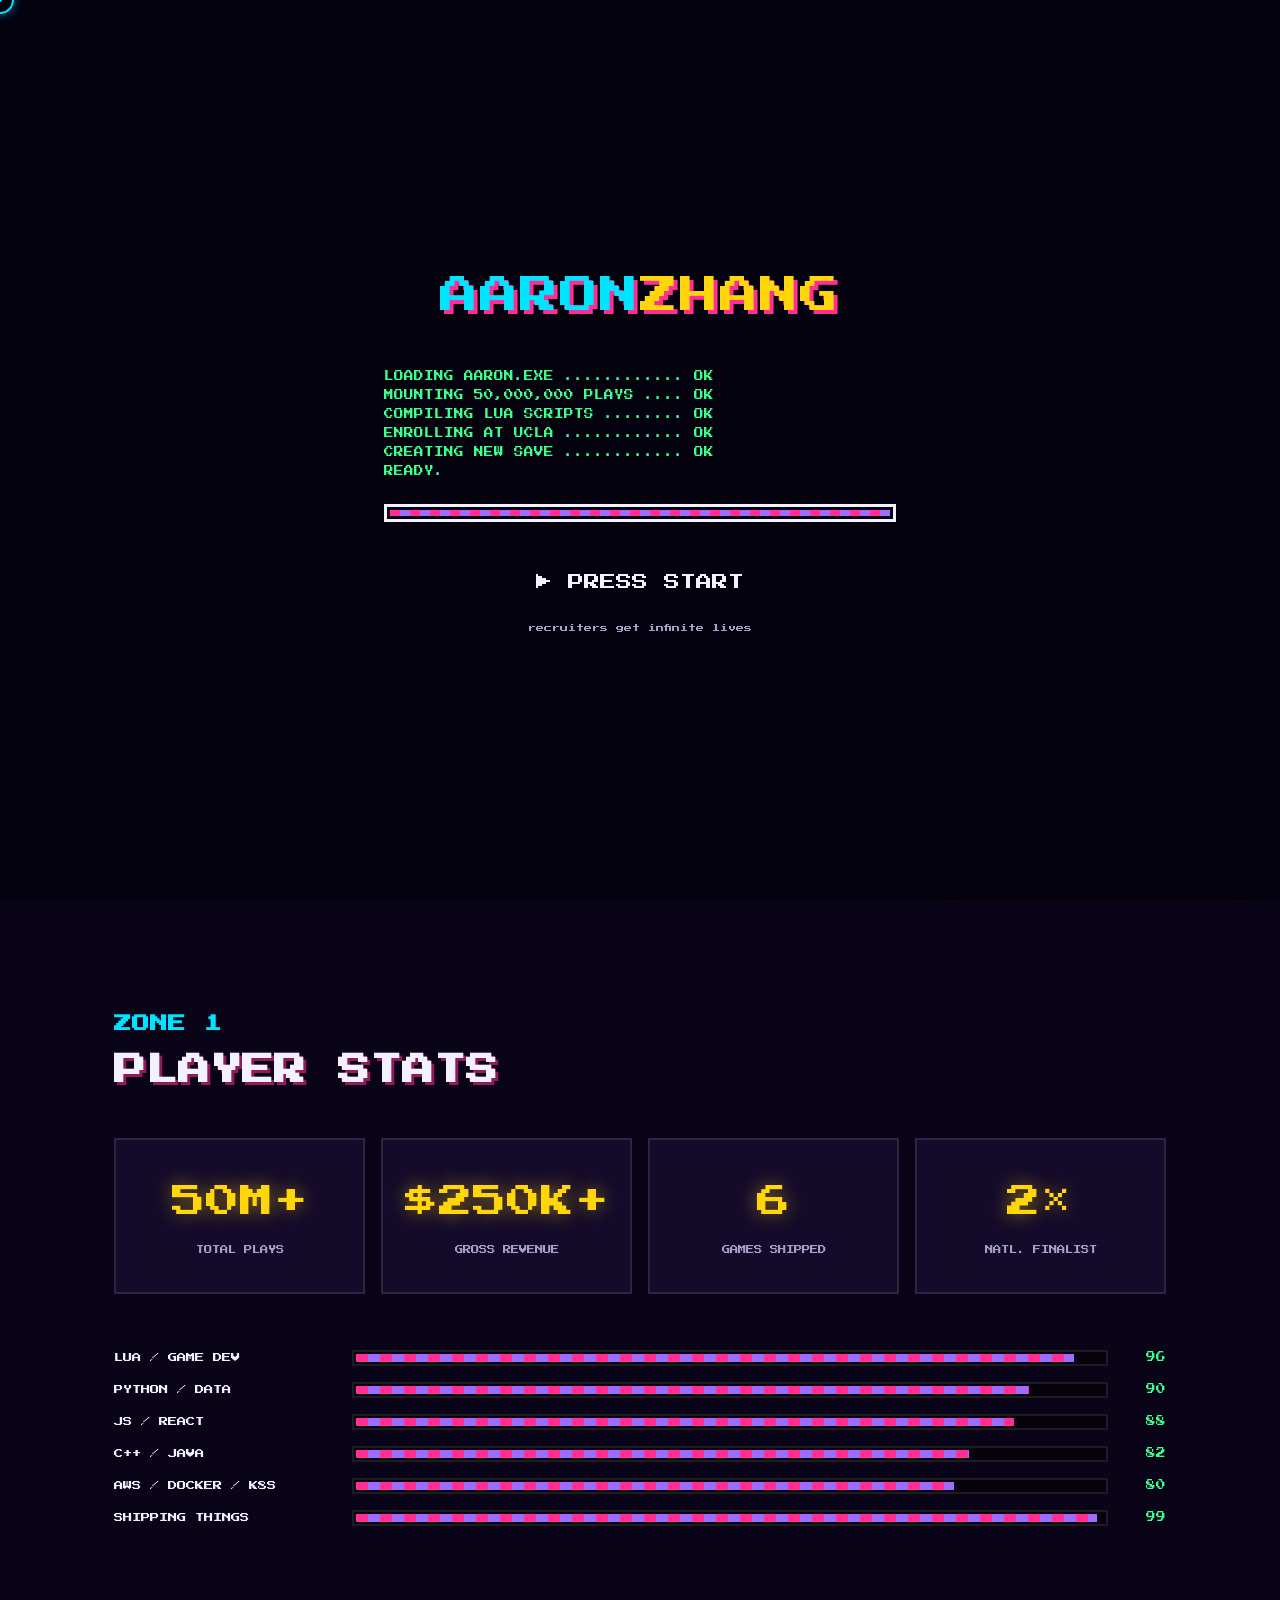
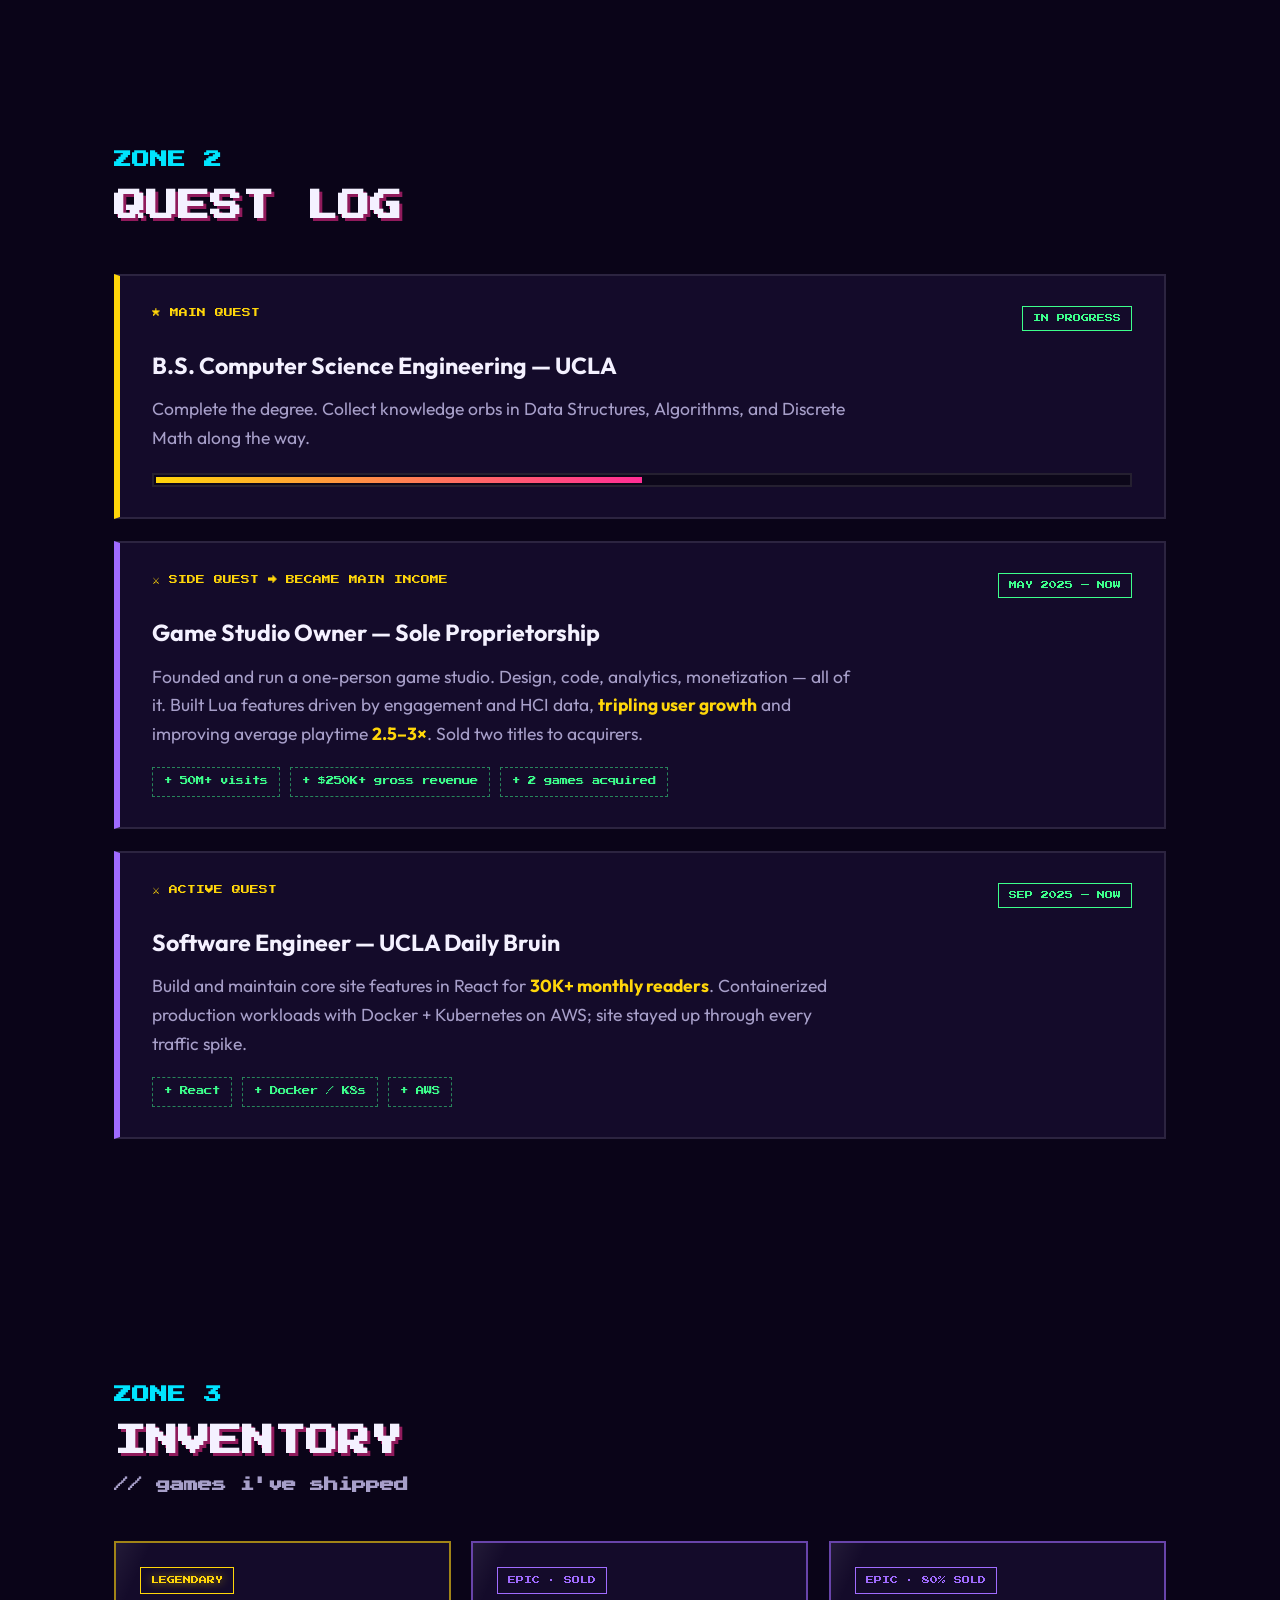
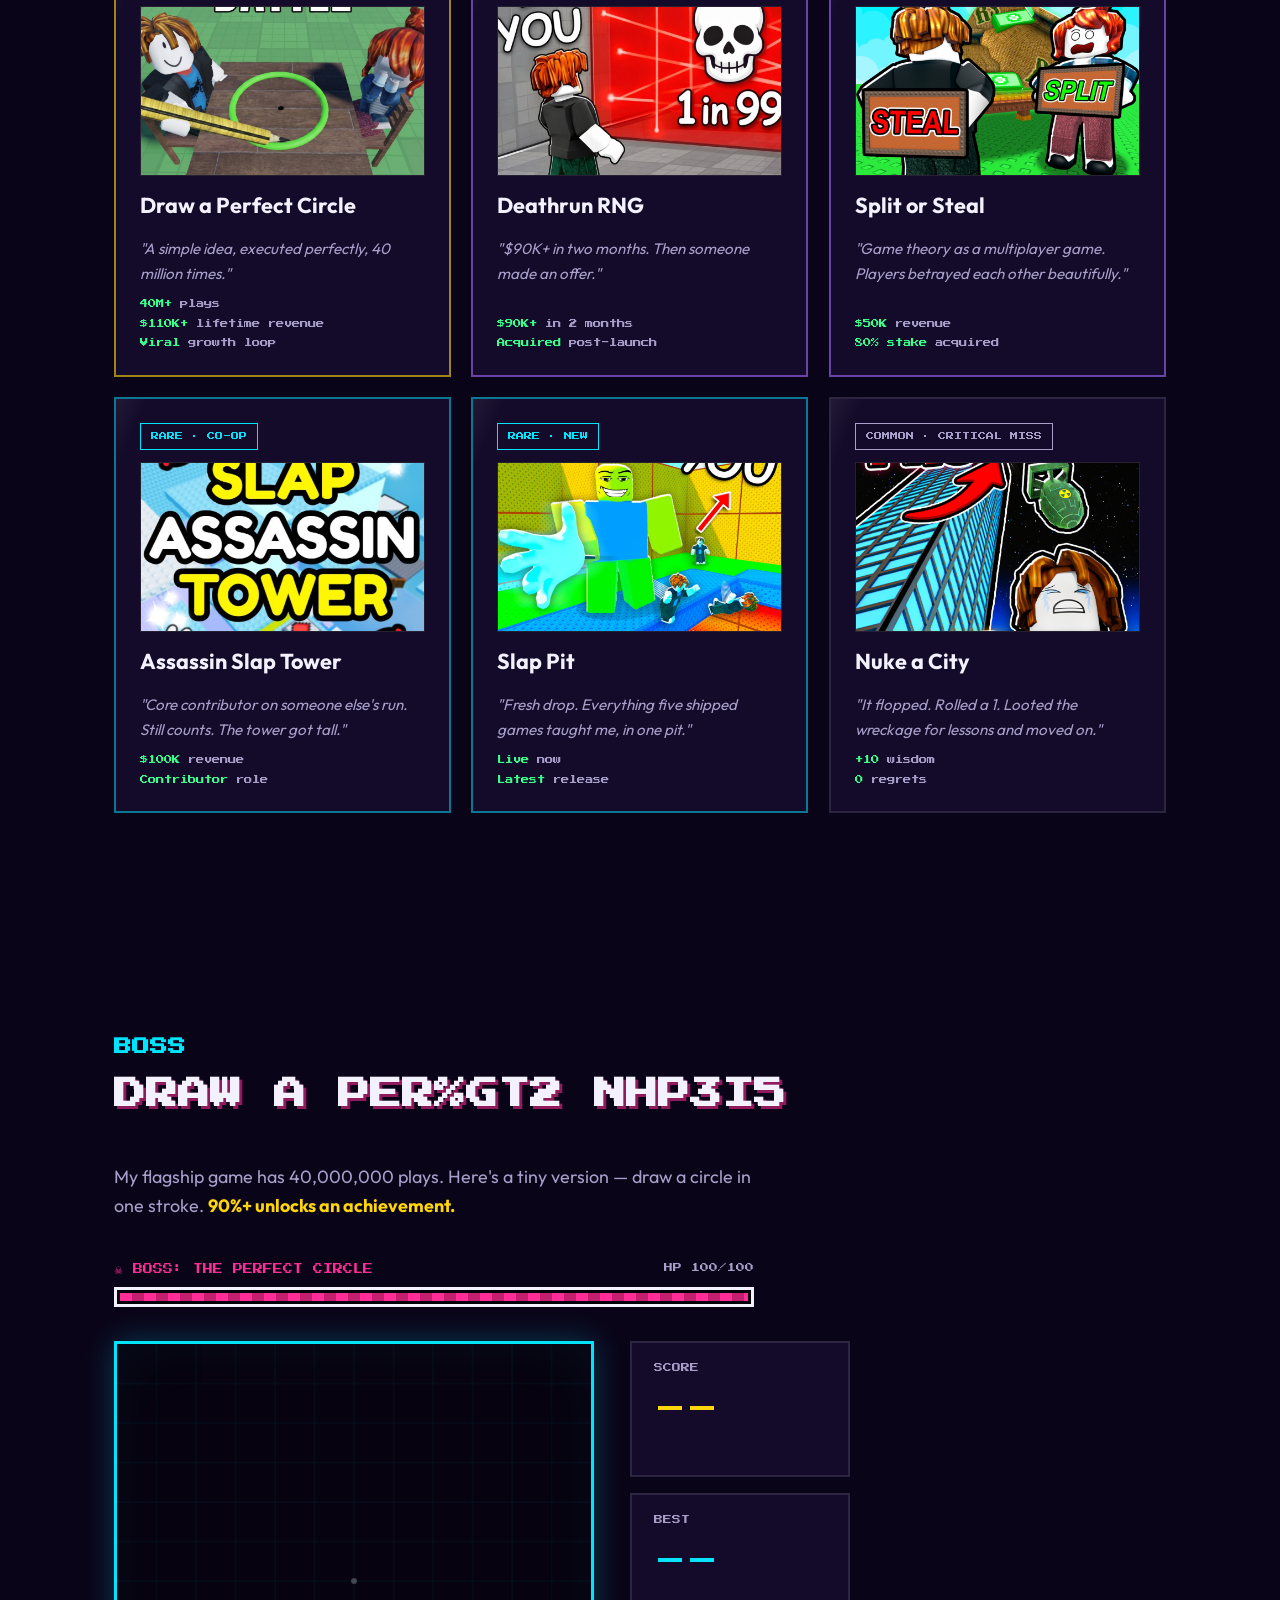
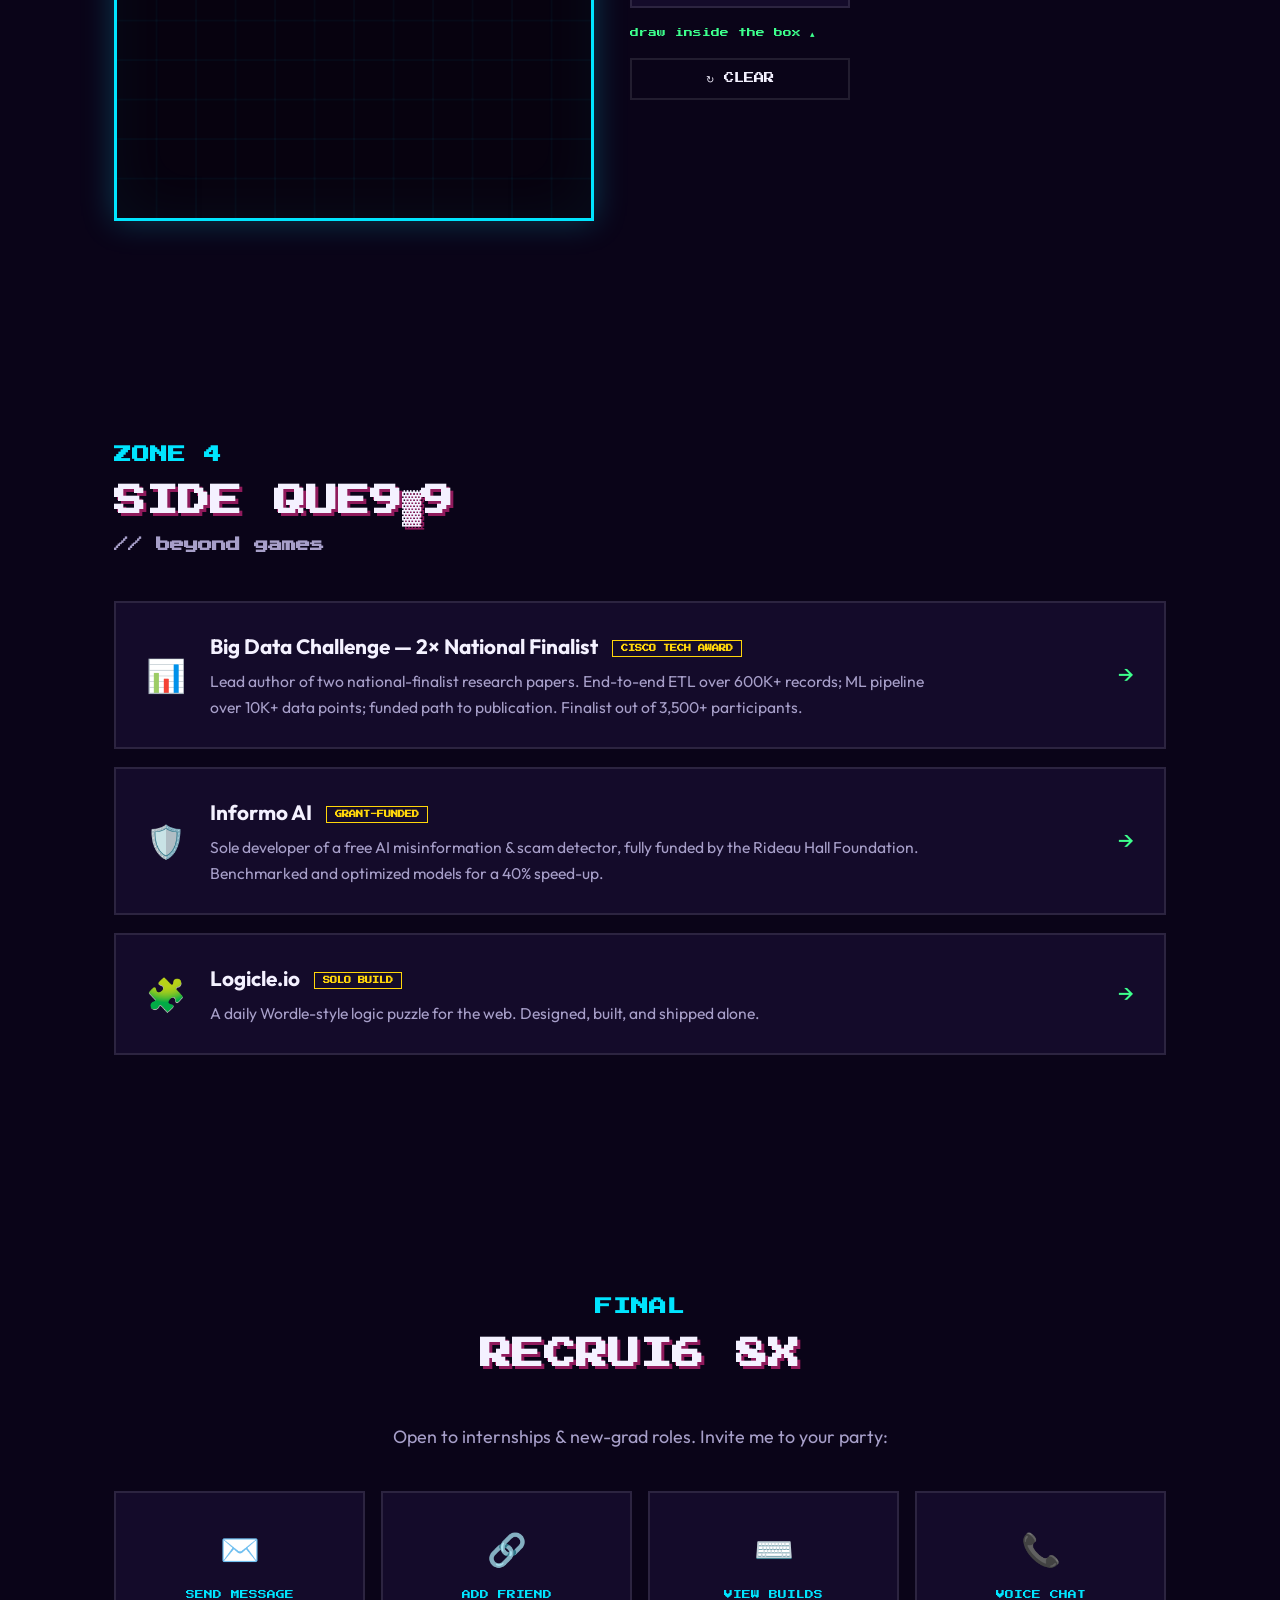
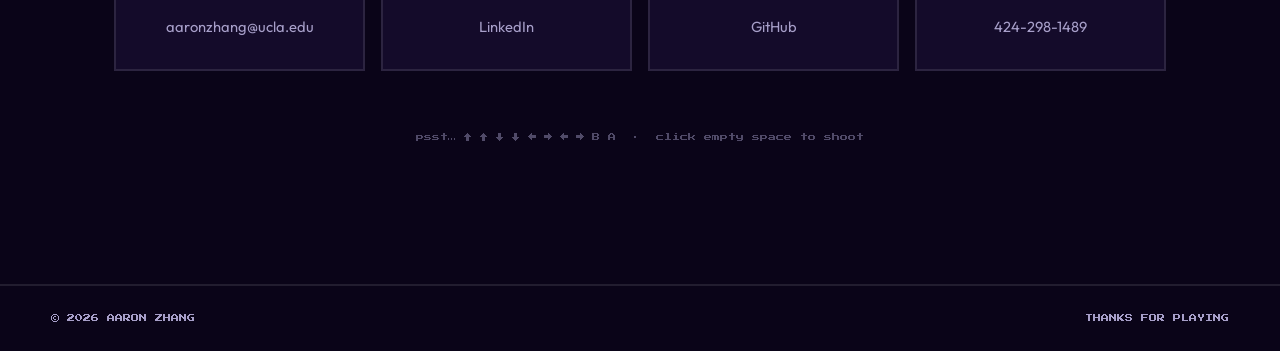
<file: index.html>
<!DOCTYPE html>
<html lang="en">
<head>
  <meta charset="UTF-8" />
  <meta name="viewport" content="width=device-width, initial-scale=1.0" />
  <title>Aaron Zhang — Player 1</title>
  <meta name="description" content="Aaron Zhang: game developer with 50M+ plays, software engineer, UCLA CS '29. Press start." />
  <meta property="og:title" content="Aaron Zhang — Player 1" />
  <meta property="og:description" content="50M+ plays. $250K+ revenue. Press start to view this portfolio." />
  <link rel="preconnect" href="https://fonts.googleapis.com" />
  <link rel="preconnect" href="https://fonts.gstatic.com" crossorigin />
  <link href="https://fonts.googleapis.com/css2?family=Press+Start+2P&family=Outfit:wght@400;500;600;700;800&display=swap" rel="stylesheet" />
  <link rel="stylesheet" href="arcade.css?v=3" />
</head>
<body>

  <!-- ======= BOOT SCREEN ======= -->
  <div class="boot" id="boot">
    <div class="boot-inner">
      <div class="boot-logo">AARON<span>ZHANG</span></div>
      <div class="boot-log" id="bootLog"></div>
      <div class="boot-bar"><div class="boot-bar-fill" id="bootBar"></div></div>
      <button class="press-start" id="pressStart" hidden>▶ PRESS START</button>
      <p class="boot-hint" id="bootHint" hidden>recruiters get infinite lives</p>
    </div>
  </div>

  <!-- ======= BACKGROUND CANVAS + NEBULAE ======= -->
  <canvas id="bg" aria-hidden="true"></canvas>
  <div class="nebula nebula-1" aria-hidden="true"></div>
  <div class="nebula nebula-2" aria-hidden="true"></div>
  <div class="nebula nebula-3" aria-hidden="true"></div>
  <div class="vignette" aria-hidden="true"></div>

  <!-- ======= HUD ======= -->
  <header class="hud" id="hud">
    <div class="hud-left">
      <div class="hud-avatar" aria-hidden="true">
        <div class="px-face"></div>
      </div>
      <div class="hud-id">
        <span class="hud-name">AARON ZHANG</span>
        <span class="hud-class">CLASS: GAME DEV</span>
      </div>
    </div>
    <div class="hud-mid">
      <span class="hud-lv" id="hudLv">LV 1</span>
      <div class="xp-bar"><div class="xp-fill" id="xpFill"></div></div>
      <span class="hud-xp" id="hudXp">0 XP</span>
    </div>
    <div class="hud-right">
      <span class="hud-chip" id="hudCoins" title="coins">🪙 0</span>
      <span class="hud-chip" id="hudAch" title="achievements">🏆 0/7</span>
      <button class="hud-chip hud-btn" id="sndBtn" title="toggle sound">♪ ON</button>
      <button class="hud-chip hud-btn" id="bgmBtn" title="toggle music">♫ OFF</button>
    </div>
  </header>

  <!-- nav -->
  <nav class="quicknav" id="quicknav">
    <a href="#stats">STATS</a>
    <a href="#quests">QUESTS</a>
    <a href="#inventory">INVENTORY</a>
    <a href="#minigame">MINI-GAME</a>
    <a href="#contact">RECRUIT ME</a>
  </nav>

  <main>

    <!-- ======= HERO ======= -->
    <section class="hero">
      <p class="hero-tag blink">— PLAYER 1 HAS ENTERED THE GAME —</p>
      <h1 class="glitch" data-text="AARON ZHANG">AARON ZHANG</h1>
      <p class="hero-role">▸ <span id="typewriter"></span><span class="caret">█</span></p>
      <p class="hero-bio">
        I'm a UCLA CS student who builds games that <b>50,000,000+</b> people have played —
        and I've sold two of them. This portfolio is a game. Scroll to play.
      </p>
      <div class="menu">
        <a href="#inventory" class="menu-item">▶ NEW GAME <small>view my games</small></a>
        <a href="#quests" class="menu-item">▶ CONTINUE <small>work experience</small></a>
        <a href="#minigame" class="menu-item">▶ MINI-GAME <small>beat my high score</small></a>
        <a href="#contact" class="menu-item">▶ RECRUIT ME <small>contact</small></a>
      </div>
    </section>

    <!-- ======= STATS ======= -->
    <section class="zone" id="stats">
      <h2 class="zone-title reveal"><span class="zone-no">ZONE 1</span><span class="zt">PLAYER STATS</span></h2>
      <div class="stat-grid">
        <div class="big-stat reveal">
          <span class="big-stat-num" data-target="50" data-suffix="M+">0</span>
          <span class="big-stat-label">TOTAL PLAYS</span>
        </div>
        <div class="big-stat reveal">
          <span class="big-stat-num" data-target="250" data-prefix="$" data-suffix="K+">0</span>
          <span class="big-stat-label">GROSS REVENUE</span>
        </div>
        <div class="big-stat reveal">
          <span class="big-stat-num" data-target="6">0</span>
          <span class="big-stat-label">GAMES SHIPPED</span>
        </div>
        <div class="big-stat reveal">
          <span class="big-stat-num" data-target="2" data-suffix="×">0</span>
          <span class="big-stat-label">NATL. FINALIST</span>
        </div>
      </div>

      <div class="skill-bars reveal">
        <div class="skill"><span class="skill-name">LUA / GAME DEV</span><div class="skill-track"><div class="skill-fill" style="--w:96%"></div></div><span class="skill-val">96</span></div>
        <div class="skill"><span class="skill-name">PYTHON / DATA</span><div class="skill-track"><div class="skill-fill" style="--w:90%"></div></div><span class="skill-val">90</span></div>
        <div class="skill"><span class="skill-name">JS / REACT</span><div class="skill-track"><div class="skill-fill" style="--w:88%"></div></div><span class="skill-val">88</span></div>
        <div class="skill"><span class="skill-name">C++ / JAVA</span><div class="skill-track"><div class="skill-fill" style="--w:82%"></div></div><span class="skill-val">82</span></div>
        <div class="skill"><span class="skill-name">AWS / DOCKER / K8S</span><div class="skill-track"><div class="skill-fill" style="--w:80%"></div></div><span class="skill-val">80</span></div>
        <div class="skill"><span class="skill-name">SHIPPING THINGS</span><div class="skill-track"><div class="skill-fill" style="--w:99%"></div></div><span class="skill-val">99</span></div>
      </div>
    </section>

    <!-- ======= QUESTS ======= -->
    <section class="zone" id="quests">
      <h2 class="zone-title reveal"><span class="zone-no">ZONE 2</span><span class="zt">QUEST LOG</span></h2>

      <div class="quest reveal quest-main">
        <div class="quest-head">
          <span class="quest-type">★ MAIN QUEST</span>
          <span class="quest-status status-active">IN PROGRESS</span>
        </div>
        <h3>B.S. Computer Science Engineering — UCLA</h3>
        <p>Complete the degree. Collect knowledge orbs in Data Structures, Algorithms, and Discrete Math along the way.</p>
        <div class="quest-progress"><div class="quest-progress-fill" style="--w:50%"></div><span></span></div>
      </div>

      <div class="quest reveal">
        <div class="quest-head">
          <span class="quest-type">⚔ SIDE QUEST → BECAME MAIN INCOME</span>
          <span class="quest-status status-active">MAY 2025 — NOW</span>
        </div>
        <h3>Game Studio Owner — Sole Proprietorship</h3>
        <p>
          Founded and run a one-person game studio. Design, code, analytics, monetization — all of it.
          Built Lua features driven by engagement and HCI data, <b>tripling user growth</b> and improving
          average playtime <b>2.5–3×</b>. Sold two titles to acquirers.
        </p>
        <ul class="loot">
          <li>+ 50M+ visits</li>
          <li>+ $250K+ gross revenue</li>
          <li>+ 2 games acquired</li>
        </ul>
      </div>

      <div class="quest reveal">
        <div class="quest-head">
          <span class="quest-type">⚔ ACTIVE QUEST</span>
          <span class="quest-status status-active">SEP 2025 — NOW</span>
        </div>
        <h3>Software Engineer — UCLA Daily Bruin</h3>
        <p>
          Build and maintain core site features in React for <b>30K+ monthly readers</b>. Containerized
          production workloads with Docker + Kubernetes on AWS; site stayed up through every traffic spike.
        </p>
        <ul class="loot">
          <li>+ React</li>
          <li>+ Docker / K8s</li>
          <li>+ AWS</li>
        </ul>
      </div>
    </section>

    <!-- ======= INVENTORY (GAMES) ======= -->
    <section class="zone" id="inventory">
      <h2 class="zone-title reveal"><span class="zone-no">ZONE 3</span><span class="zt">INVENTORY</span> <span class="zone-sub">// games i've shipped</span></h2>

      <div class="inv-grid">
        <a class="item legendary reveal" href="https://www.roblox.com/games/16022043457/Draw-Perfect-Circle" target="_blank" rel="noopener">
          <div class="item-rarity">LEGENDARY</div>
          <div class="item-art"><img src="assets/circle.png" alt="Draw a Perfect Circle game icon" loading="lazy" /></div>
          <h3>Draw a Perfect Circle</h3>
          <p class="item-flavor">"A simple idea, executed perfectly, 40 million times."</p>
          <ul class="item-stats">
            <li><b>40M+</b> plays</li>
            <li><b>$110K+</b> lifetime revenue</li>
            <li><b>Viral</b> growth loop</li>
          </ul>
        </a>

        <a class="item epic reveal" href="https://www.roblox.com/games/71475893938303/Deathrun-RNG" target="_blank" rel="noopener">
          <div class="item-rarity">EPIC · SOLD</div>
          <div class="item-art"><img src="assets/deathrun-rng.png" alt="Deathrun RNG game icon" loading="lazy" /></div>
          <h3>Deathrun RNG</h3>
          <p class="item-flavor">"$90K+ in two months. Then someone made an offer."</p>
          <ul class="item-stats">
            <li><b>$90K+</b> in 2 months</li>
            <li><b>Acquired</b> post-launch</li>
          </ul>
        </a>

        <a class="item epic reveal" href="https://www.roblox.com/games/135855140033003/steal" target="_blank" rel="noopener">
          <div class="item-rarity">EPIC · 80% SOLD</div>
          <div class="item-art"><img src="assets/split-or-steal.png" alt="Split or Steal game icon" loading="lazy" /></div>
          <h3>Split or Steal</h3>
          <p class="item-flavor">"Game theory as a multiplayer game. Players betrayed each other beautifully."</p>
          <ul class="item-stats">
            <li><b>$50K</b> revenue</li>
            <li><b>80% stake</b> acquired</li>
          </ul>
        </a>

        <a class="item rare reveal" href="https://www.roblox.com/games/123888021745367/Assassin-Slap-Tower" target="_blank" rel="noopener">
          <div class="item-rarity">RARE · CO-OP</div>
          <div class="item-art"><img src="assets/assassin-slap-tower.png" alt="Assassin Slap Tower game icon" loading="lazy" /></div>
          <h3>Assassin Slap Tower</h3>
          <p class="item-flavor">"Core contributor on someone else's run. Still counts. The tower got tall."</p>
          <ul class="item-stats">
            <li><b>$100K</b> revenue</li>
            <li><b>Contributor</b> role</li>
          </ul>
        </a>

        <a class="item rare reveal" href="https://www.roblox.com/games/77991661680453/Slap-Pit" target="_blank" rel="noopener">
          <div class="item-rarity">RARE · NEW</div>
          <div class="item-art"><img src="assets/slap-pit.png" alt="Slap Pit game icon" loading="lazy" /></div>
          <h3>Slap Pit</h3>
          <p class="item-flavor">"Fresh drop. Everything five shipped games taught me, in one pit."</p>
          <ul class="item-stats">
            <li><b>Live</b> now</li>
            <li><b>Latest</b> release</li>
          </ul>
        </a>

        <a class="item common reveal" href="https://www.roblox.com/games/117143317369237/Nuke-a-City" target="_blank" rel="noopener">
          <div class="item-rarity">COMMON · CRITICAL MISS</div>
          <div class="item-art"><img src="assets/nuke-a-city.png" alt="Nuke a City game icon" loading="lazy" /></div>
          <h3>Nuke a City</h3>
          <p class="item-flavor">"It flopped. Rolled a 1. Looted the wreckage for lessons and moved on."</p>
          <ul class="item-stats">
            <li><b>+10</b> wisdom</li>
            <li><b>0</b> regrets</li>
          </ul>
        </a>
      </div>
    </section>

    <!-- ======= MINI-GAME ======= -->
    <section class="zone" id="minigame">
      <h2 class="zone-title reveal"><span class="zone-no">BOSS</span><span class="zt">DRAW A PERFECT CIRCLE</span></h2>
      <p class="zone-lede reveal">
        My flagship game has 40,000,000 plays. Here's a tiny version —
        draw a circle in one stroke. <b>90%+ unlocks an achievement.</b>
      </p>
      <div class="boss-bar reveal">
        <div class="boss-info">
          <span class="boss-name" id="bossName">☠ BOSS: THE PERFECT CIRCLE</span>
          <span class="boss-hp-num" id="bossHpNum">HP 100/100</span>
        </div>
        <div class="boss-track"><div class="boss-fill" id="bossFill"></div></div>
      </div>

      <div class="game-wrap reveal">
        <canvas id="circleGame" width="480" height="480"></canvas>
        <div class="game-side">
          <div class="game-score-box">
            <span class="gs-label">SCORE</span>
            <span class="gs-value" id="gsScore">--</span>
            <span class="gs-grade" id="gsGrade"></span>
          </div>
          <div class="game-score-box">
            <span class="gs-label">BEST</span>
            <span class="gs-value gs-best" id="gsBest">--</span>
          </div>
          <p class="game-msg" id="gameMsg">draw inside the box ▴</p>
          <button class="retry-btn" id="retryBtn">↻ CLEAR</button>
        </div>
      </div>
    </section>

    <!-- ======= SIDE QUESTS ======= -->
    <section class="zone" id="sidequests">
      <h2 class="zone-title reveal"><span class="zone-no">ZONE 4</span><span class="zt">SIDE QUESTS</span> <span class="zone-sub">// beyond games</span></h2>

      <a class="sq reveal" href="https://github.com/Aaron-Zhang128/BigData2025" target="_blank" rel="noopener">
        <span class="sq-icon">📊</span>
        <div class="sq-body">
          <h3>Big Data Challenge — 2× National Finalist <span class="sq-badge">CISCO TECH AWARD</span></h3>
          <p>Lead author of two national-finalist research papers. End-to-end ETL over 600K+ records; ML pipeline over 10K+ data points; funded path to publication. Finalist out of 3,500+ participants.</p>
        </div>
        <span class="sq-arrow">→</span>
      </a>

      <a class="sq reveal" href="https://informo.ca" target="_blank" rel="noopener">
        <span class="sq-icon">🛡️</span>
        <div class="sq-body">
          <h3>Informo AI <span class="sq-badge">GRANT-FUNDED</span></h3>
          <p>Sole developer of a free AI misinformation & scam detector, fully funded by the Rideau Hall Foundation. Benchmarked and optimized models for a 40% speed-up.</p>
        </div>
        <span class="sq-arrow">→</span>
      </a>

      <a class="sq reveal" href="https://logicle.io" target="_blank" rel="noopener">
        <span class="sq-icon">🧩</span>
        <div class="sq-body">
          <h3>Logicle.io <span class="sq-badge">SOLO BUILD</span></h3>
          <p>A daily Wordle-style logic puzzle for the web. Designed, built, and shipped alone.</p>
        </div>
        <span class="sq-arrow">→</span>
      </a>
    </section>

    <!-- ======= CONTACT ======= -->
    <section class="zone contact" id="contact">
      <h2 class="zone-title reveal"><span class="zone-no">FINAL</span><span class="zt">RECRUIT ME</span></h2>
      <p class="zone-lede reveal">Open to internships & new-grad roles. Invite me to your party:</p>

      <div class="lobby reveal">
        <a class="lobby-card" href="mailto:aaronzhang@ucla.edu" data-net>
          <span class="lobby-icon">✉️</span>
          <span class="lobby-label">SEND MESSAGE</span>
          <span class="lobby-val">aaronzhang@ucla.edu</span>
        </a>
        <a class="lobby-card" href="https://www.linkedin.com/in/yunhe-aaron-zhang/" target="_blank" rel="noopener" data-net>
          <span class="lobby-icon">🔗</span>
          <span class="lobby-label">ADD FRIEND</span>
          <span class="lobby-val">LinkedIn</span>
        </a>
        <a class="lobby-card" href="https://github.com/Aaron-Zhang128" target="_blank" rel="noopener" data-net>
          <span class="lobby-icon">⌨️</span>
          <span class="lobby-label">VIEW BUILDS</span>
          <span class="lobby-val">GitHub</span>
        </a>
        <a class="lobby-card" href="tel:+14242981489" data-net>
          <span class="lobby-icon">📞</span>
          <span class="lobby-label">VOICE CHAT</span>
          <span class="lobby-val">424-298-1489</span>
        </a>
      </div>

      <p class="konami-hint reveal">psst… ↑ ↑ ↓ ↓ ← → ← → B A &nbsp;·&nbsp; click empty space to shoot</p>
    </section>
  </main>

  <footer class="footer">
    <span>© 2026 AARON ZHANG</span>
    <span id="footStats">THANKS FOR PLAYING</span>
  </footer>

  <!-- custom cursor -->
  <div class="cursor" id="cursor" aria-hidden="true"></div>

  <!-- hyperspace entry + film outro -->
  <div class="cine" id="cine" hidden aria-hidden="true">
    <div class="cbar cbar-t"></div>
    <div class="cbar cbar-b"></div>
    <div class="cflash"></div>
    <div class="flare"></div>
    <div class="rec">● REC <span id="recTime">00:00:00:00</span></div>
    <div class="hardcut"></div>
  </div>

  <!-- toasts -->
  <div class="toasts" id="toasts" aria-live="polite"></div>

  <script src="arcade.js?v=3"></script>
</body>
</html>
</file>
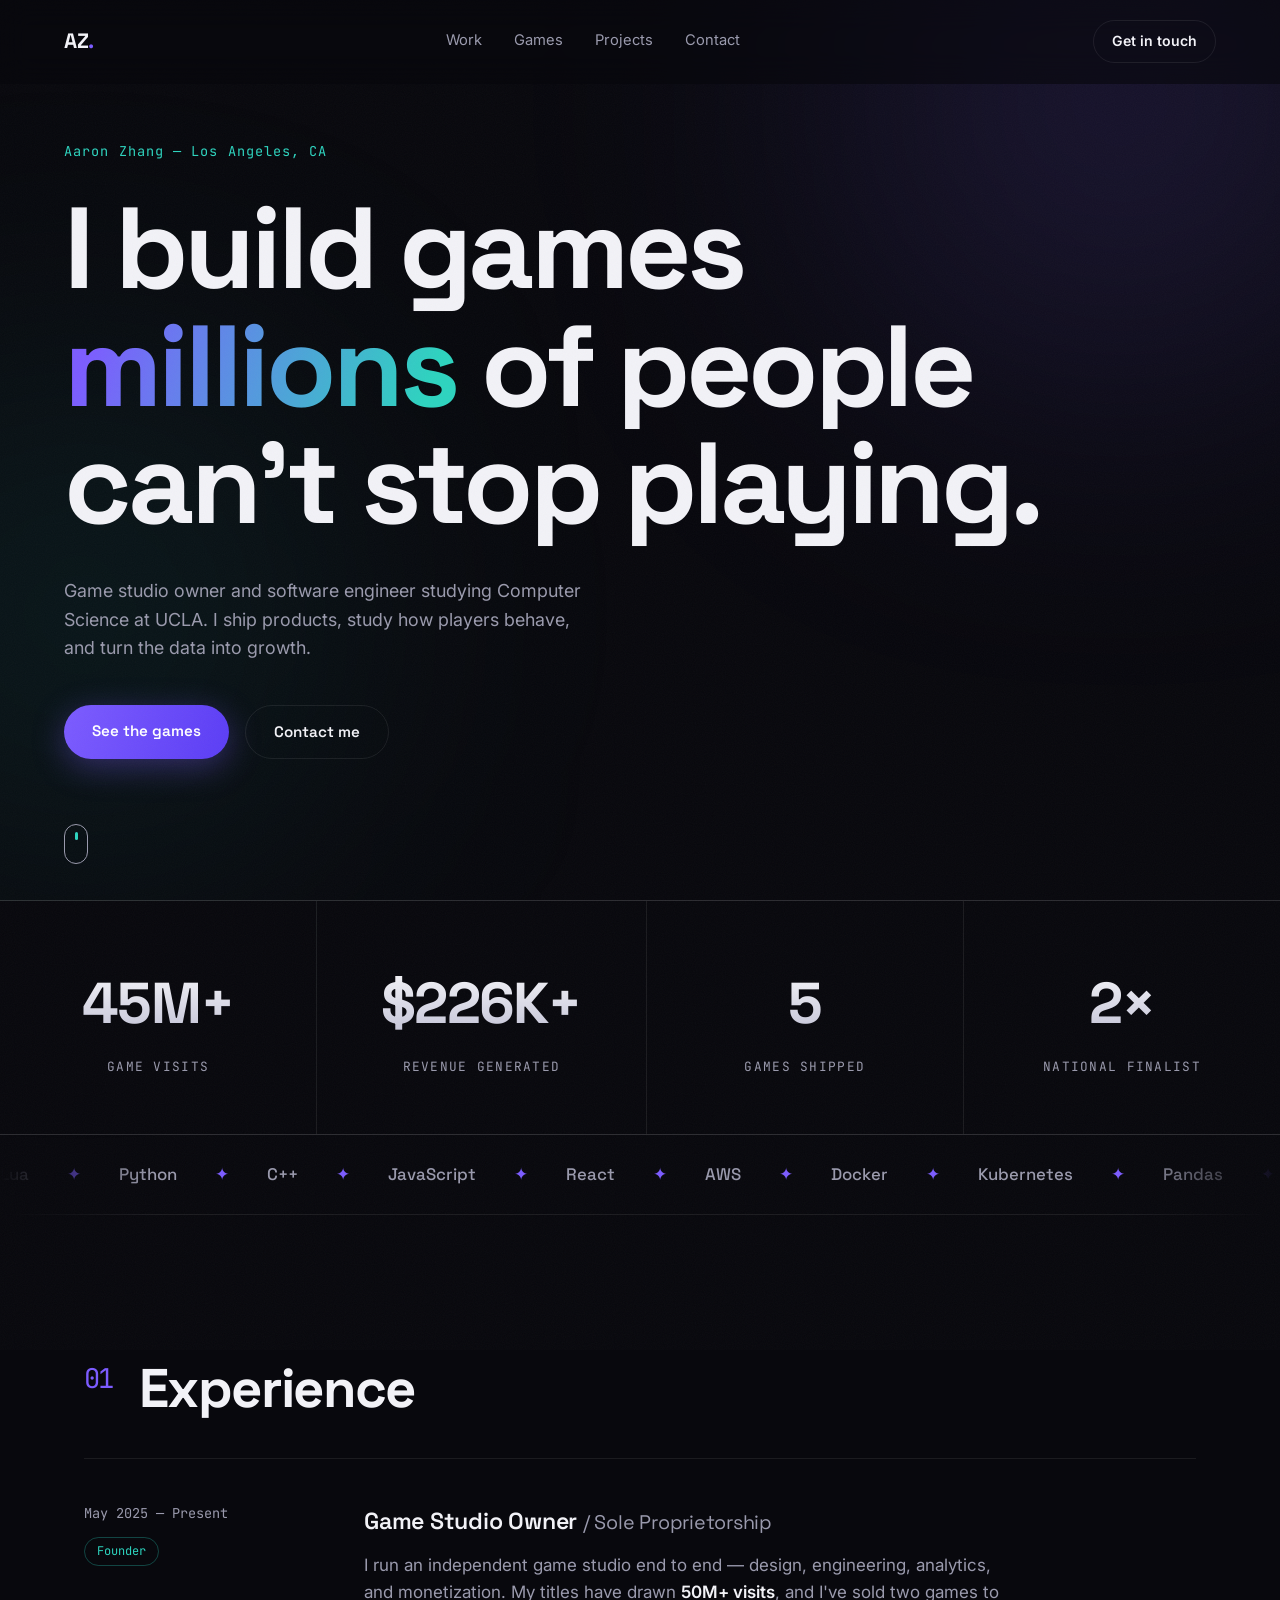
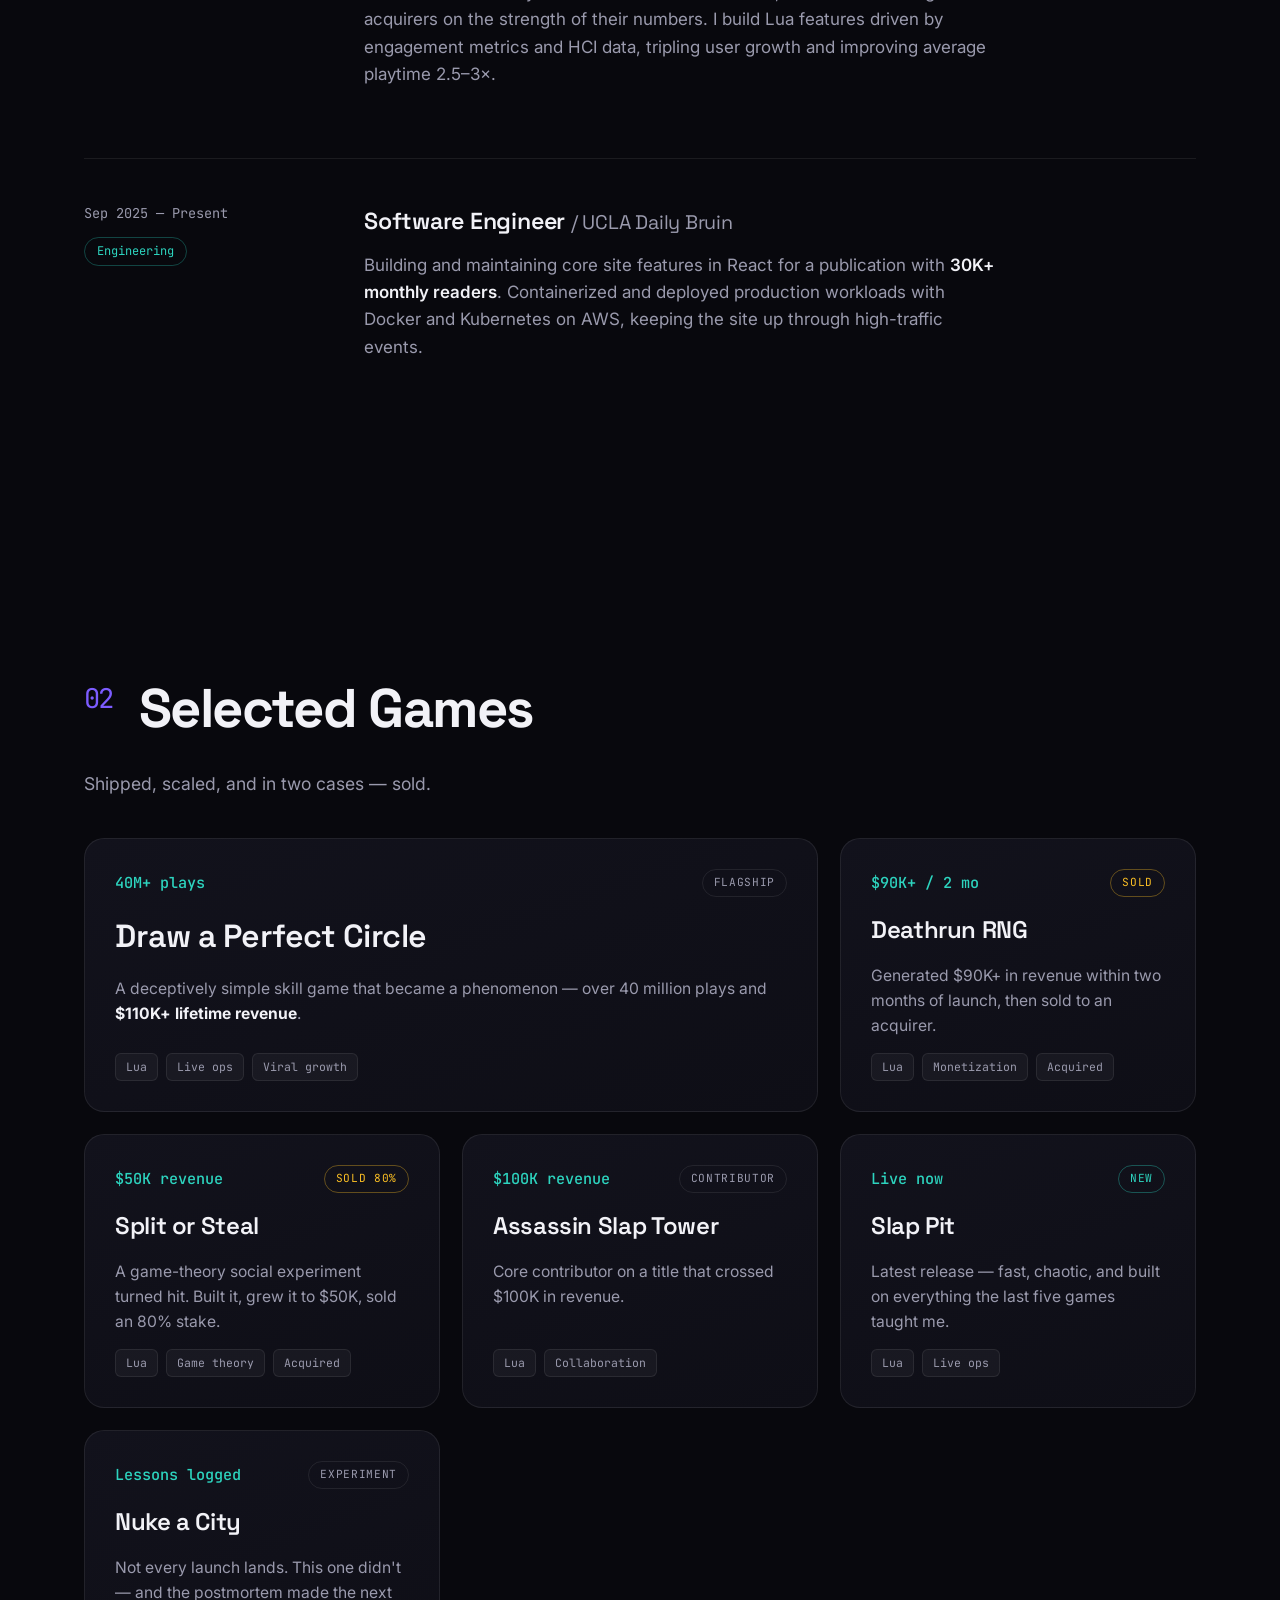
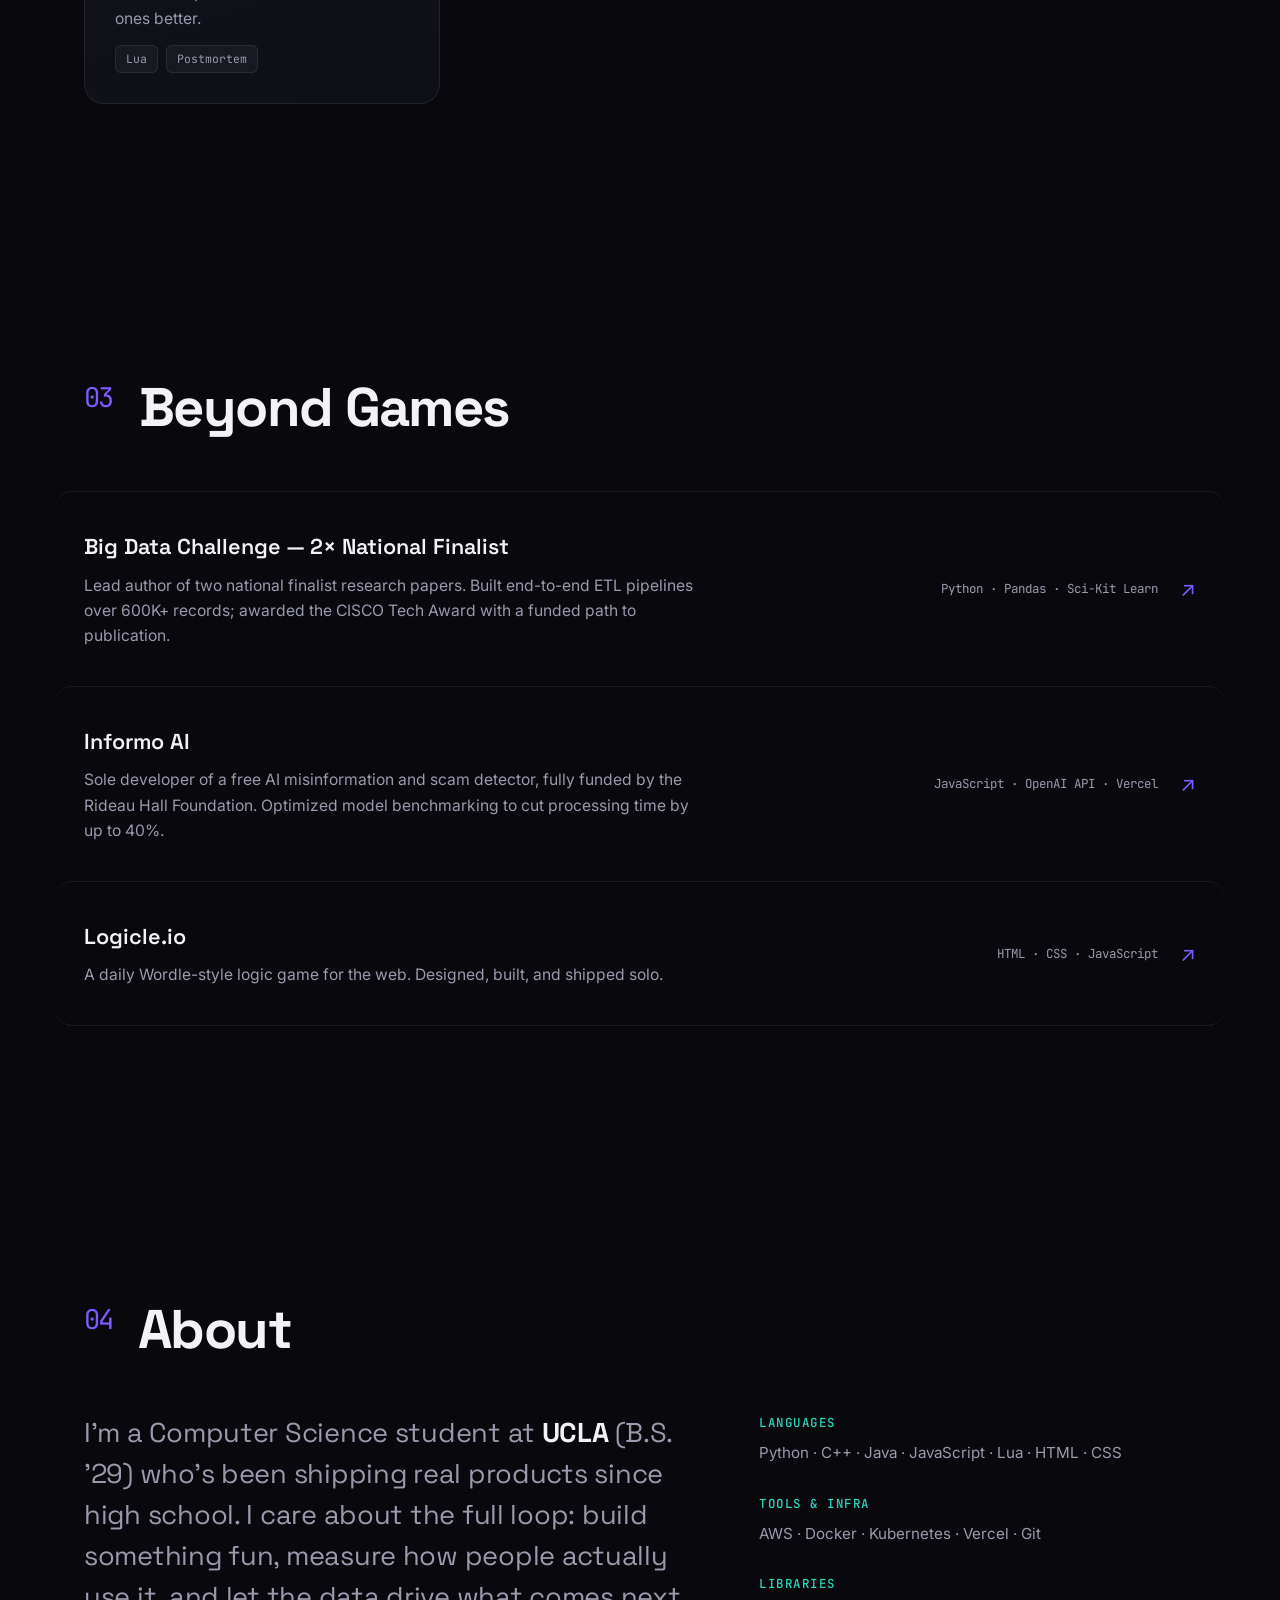
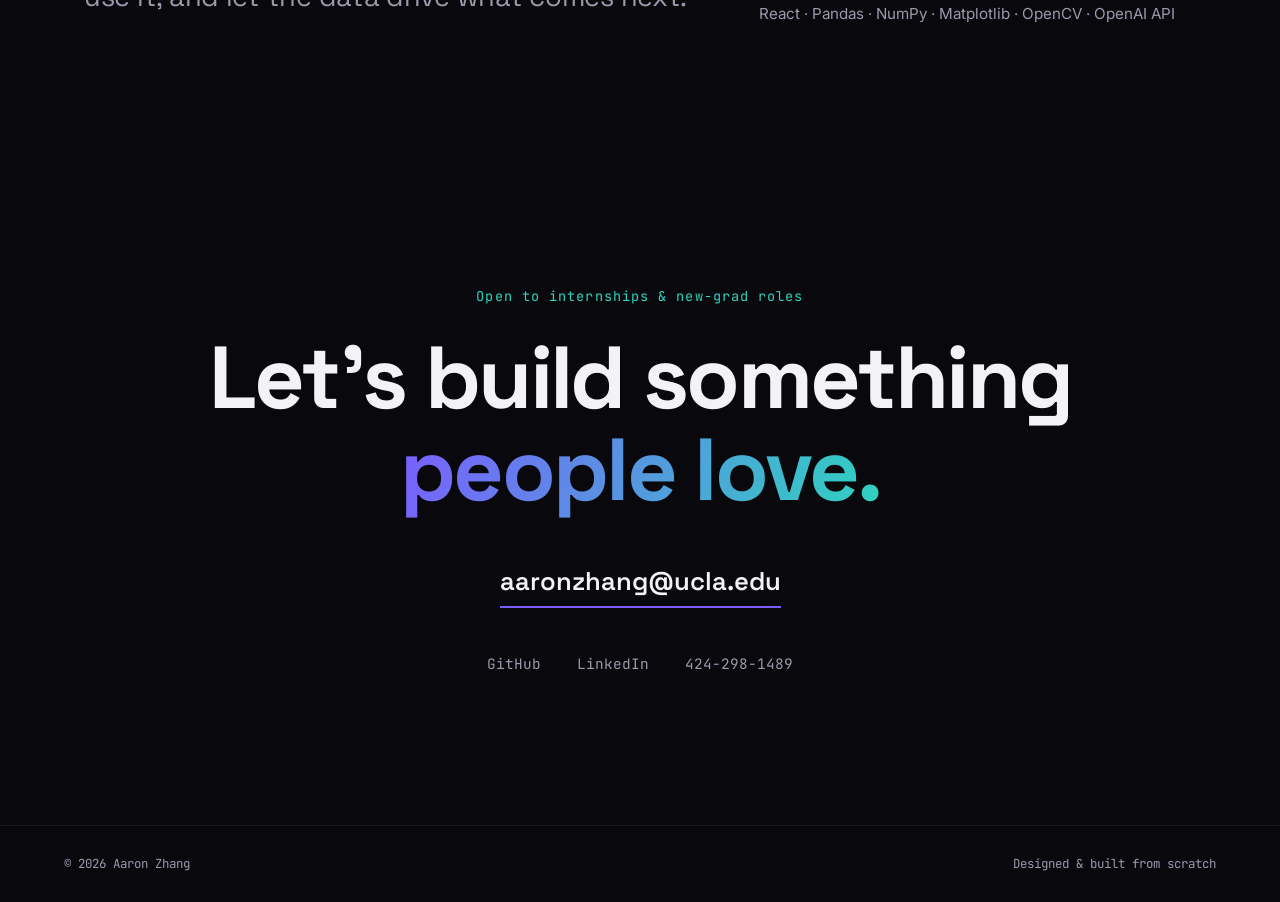
<file: v1.html>
<!DOCTYPE html>
<html lang="en">
<head>
  <meta charset="UTF-8" />
  <meta name="viewport" content="width=device-width, initial-scale=1.0" />
  <title>Aaron Zhang — Game Developer & Software Engineer</title>
  <meta name="description" content="Aaron Zhang builds games played by tens of millions. UCLA Computer Science. Game studio owner, software engineer, 2× national data science finalist." />
  <meta property="og:title" content="Aaron Zhang — Game Developer & Software Engineer" />
  <meta property="og:description" content="50M+ game plays. $250K+ revenue. UCLA CS '29." />
  <link rel="preconnect" href="https://fonts.googleapis.com" />
  <link rel="preconnect" href="https://fonts.gstatic.com" crossorigin />
  <link href="https://fonts.googleapis.com/css2?family=Space+Grotesk:wght@400;500;600;700&family=Inter:wght@400;500;600&family=JetBrains+Mono:wght@400;500&display=swap" rel="stylesheet" />
  <link rel="stylesheet" href="styles.css" />
</head>
<body>
  <div class="noise" aria-hidden="true"></div>
  <div class="glow glow-1" aria-hidden="true"></div>
  <div class="glow glow-2" aria-hidden="true"></div>

  <header class="nav">
    <a href="#top" class="nav-logo">AZ<span class="accent">.</span></a>
    <nav class="nav-links">
      <a href="#work">Work</a>
      <a href="#games">Games</a>
      <a href="#projects">Projects</a>
      <a href="#contact">Contact</a>
    </nav>
    <a href="mailto:aaronzhang@ucla.edu" class="nav-cta">Get in touch</a>
  </header>

  <main id="top">

    <!-- ============ HERO ============ -->
    <section class="hero">
      <p class="hero-eyebrow reveal">Aaron Zhang — Los Angeles, CA</p>
      <h1 class="hero-title">
        <span class="line reveal">I build games</span>
        <span class="line reveal"><em>millions</em> of people</span>
        <span class="line reveal">can't stop playing.</span>
      </h1>
      <p class="hero-sub reveal">
        Game studio owner and software engineer studying Computer Science at UCLA.
        I ship products, study how players behave, and turn the data into growth.
      </p>
      <div class="hero-actions reveal">
        <a href="#games" class="btn btn-primary">See the games</a>
        <a href="#contact" class="btn btn-ghost">Contact me</a>
      </div>
      <div class="scroll-hint reveal" aria-hidden="true">
        <span></span>
      </div>
    </section>

    <!-- ============ STATS ============ -->
    <section class="stats">
      <div class="stat reveal">
        <div class="stat-num"><span class="counter" data-target="50" data-suffix="M+">0</span></div>
        <div class="stat-label">game visits</div>
      </div>
      <div class="stat reveal">
        <div class="stat-num"><span class="counter" data-target="250" data-prefix="$" data-suffix="K+">0</span></div>
        <div class="stat-label">revenue generated</div>
      </div>
      <div class="stat reveal">
        <div class="stat-num"><span class="counter" data-target="6" data-suffix="">0</span></div>
        <div class="stat-label">games shipped</div>
      </div>
      <div class="stat reveal">
        <div class="stat-num"><span class="counter" data-target="2" data-suffix="×">0</span></div>
        <div class="stat-label">national finalist</div>
      </div>
    </section>

    <!-- ============ MARQUEE ============ -->
    <div class="marquee" aria-hidden="true">
      <div class="marquee-track">
        <span>Lua</span><i>✦</i><span>Python</span><i>✦</i><span>C++</span><i>✦</i><span>JavaScript</span><i>✦</i><span>React</span><i>✦</i><span>AWS</span><i>✦</i><span>Docker</span><i>✦</i><span>Kubernetes</span><i>✦</i><span>Pandas</span><i>✦</i><span>Java</span><i>✦</i>
        <span>Lua</span><i>✦</i><span>Python</span><i>✦</i><span>C++</span><i>✦</i><span>JavaScript</span><i>✦</i><span>React</span><i>✦</i><span>AWS</span><i>✦</i><span>Docker</span><i>✦</i><span>Kubernetes</span><i>✦</i><span>Pandas</span><i>✦</i><span>Java</span><i>✦</i>
      </div>
    </div>

    <!-- ============ EXPERIENCE ============ -->
    <section class="section" id="work">
      <h2 class="section-title reveal"><span class="section-index">01</span> Experience</h2>

      <article class="xp reveal">
        <div class="xp-meta">
          <span class="xp-date">May 2025 — Present</span>
          <span class="xp-tag">Founder</span>
        </div>
        <div class="xp-body">
          <h3>Game Studio Owner <span class="xp-co">/ Sole Proprietorship</span></h3>
          <p>
            I run an independent game studio end to end — design, engineering, analytics, and monetization.
            My titles have drawn <strong>50M+ visits</strong>, and I've sold two games to acquirers on the
            strength of their numbers. I build Lua features driven by engagement metrics and HCI data,
            tripling user growth and improving average playtime 2.5–3×.
          </p>
        </div>
      </article>

      <article class="xp reveal">
        <div class="xp-meta">
          <span class="xp-date">Sep 2025 — Present</span>
          <span class="xp-tag">Engineering</span>
        </div>
        <div class="xp-body">
          <h3>Software Engineer <span class="xp-co">/ UCLA Daily Bruin</span></h3>
          <p>
            Building and maintaining core site features in React for a publication with
            <strong>30K+ monthly readers</strong>. Containerized and deployed production workloads with
            Docker and Kubernetes on AWS, keeping the site up through high-traffic events.
          </p>
        </div>
      </article>
    </section>

    <!-- ============ GAMES ============ -->
    <section class="section" id="games">
      <h2 class="section-title reveal"><span class="section-index">02</span> Selected Games</h2>
      <p class="section-lede reveal">Shipped, scaled, and in two cases — sold.</p>

      <div class="cards">
        <article class="card card-feature reveal">
          <div class="card-top">
            <span class="card-stat">40M+ plays</span>
            <span class="card-badge">Flagship</span>
          </div>
          <h3>Draw a Perfect Circle</h3>
          <p>A deceptively simple skill game that became a phenomenon — over 40 million plays and <strong>$110K+ lifetime revenue</strong>.</p>
          <div class="card-tags"><span>Lua</span><span>Live ops</span><span>Viral growth</span></div>
        </article>

        <article class="card reveal">
          <div class="card-top">
            <span class="card-stat">$90K+ / 2 mo</span>
            <span class="card-badge badge-sold">Sold</span>
          </div>
          <h3>Deathrun RNG</h3>
          <p>Generated $90K+ in revenue within two months of launch, then sold to an acquirer.</p>
          <div class="card-tags"><span>Lua</span><span>Monetization</span><span>Acquired</span></div>
        </article>

        <article class="card reveal">
          <div class="card-top">
            <span class="card-stat">$50K revenue</span>
            <span class="card-badge badge-sold">Sold 80%</span>
          </div>
          <h3>Split or Steal</h3>
          <p>A game-theory social experiment turned hit. Built it, grew it to $50K, sold an 80% stake.</p>
          <div class="card-tags"><span>Lua</span><span>Game theory</span><span>Acquired</span></div>
        </article>

        <article class="card reveal">
          <div class="card-top">
            <span class="card-stat">$100K revenue</span>
            <span class="card-badge">Contributor</span>
          </div>
          <h3>Assassin Slap Tower</h3>
          <p>Core contributor on a title that crossed $100K in revenue.</p>
          <div class="card-tags"><span>Lua</span><span>Collaboration</span></div>
        </article>

        <article class="card reveal">
          <div class="card-top">
            <span class="card-stat">Live now</span>
            <span class="card-badge badge-new">New</span>
          </div>
          <h3>Slap Pit</h3>
          <p>Latest release — fast, chaotic, and built on everything the last five games taught me.</p>
          <div class="card-tags"><span>Lua</span><span>Live ops</span></div>
        </article>

        <article class="card reveal">
          <div class="card-top">
            <span class="card-stat">Lessons logged</span>
            <span class="card-badge">Experiment</span>
          </div>
          <h3>Nuke a City</h3>
          <p>Not every launch lands. This one didn't — and the postmortem made the next ones better.</p>
          <div class="card-tags"><span>Lua</span><span>Postmortem</span></div>
        </article>
      </div>
    </section>

    <!-- ============ PROJECTS ============ -->
    <section class="section" id="projects">
      <h2 class="section-title reveal"><span class="section-index">03</span> Beyond Games</h2>

      <div class="rows">
        <a class="row reveal" href="https://github.com/Aaron-Zhang128/BigData2025" target="_blank" rel="noopener">
          <div class="row-main">
            <h3>Big Data Challenge — 2× National Finalist</h3>
            <p>Lead author of two national finalist research papers. Built end-to-end ETL pipelines over 600K+ records; awarded the CISCO Tech Award with a funded path to publication.</p>
          </div>
          <div class="row-side">
            <span class="row-tag">Python · Pandas · Sci-Kit Learn</span>
            <span class="row-arrow">↗</span>
          </div>
        </a>

        <a class="row reveal" href="#" rel="noopener">
          <div class="row-main">
            <h3>Informo AI</h3>
            <p>Sole developer of a free AI misinformation and scam detector, fully funded by the Rideau Hall Foundation. Optimized model benchmarking to cut processing time by up to 40%.</p>
          </div>
          <div class="row-side">
            <span class="row-tag">JavaScript · OpenAI API · Vercel</span>
            <span class="row-arrow">↗</span>
          </div>
        </a>

        <a class="row reveal" href="https://logicle.io" target="_blank" rel="noopener">
          <div class="row-main">
            <h3>Logicle.io</h3>
            <p>A daily Wordle-style logic game for the web. Designed, built, and shipped solo.</p>
          </div>
          <div class="row-side">
            <span class="row-tag">HTML · CSS · JavaScript</span>
            <span class="row-arrow">↗</span>
          </div>
        </a>
      </div>
    </section>

    <!-- ============ ABOUT ============ -->
    <section class="section about">
      <h2 class="section-title reveal"><span class="section-index">04</span> About</h2>
      <div class="about-grid">
        <p class="about-big reveal">
          I'm a Computer Science student at <strong>UCLA</strong> (B.S. '29) who's been shipping
          real products since high school. I care about the full loop: build something fun,
          measure how people actually use it, and let the data drive what comes next.
        </p>
        <div class="about-skills reveal">
          <div class="skill-group">
            <h4>Languages</h4>
            <p>Python · C++ · Java · JavaScript · Lua · HTML · CSS</p>
          </div>
          <div class="skill-group">
            <h4>Tools & Infra</h4>
            <p>AWS · Docker · Kubernetes · Vercel · Git</p>
          </div>
          <div class="skill-group">
            <h4>Libraries</h4>
            <p>React · Pandas · NumPy · Matplotlib · OpenCV · OpenAI API</p>
          </div>
        </div>
      </div>
    </section>

    <!-- ============ CONTACT ============ -->
    <section class="section contact" id="contact">
      <p class="contact-eyebrow reveal">Open to internships & new-grad roles</p>
      <h2 class="contact-title reveal">Let's build something<br /><em>people love.</em></h2>
      <a href="mailto:aaronzhang@ucla.edu" class="contact-email reveal">aaronzhang@ucla.edu</a>
      <div class="contact-links reveal">
        <a href="https://github.com/Aaron-Zhang128" target="_blank" rel="noopener">GitHub</a>
        <a href="https://www.linkedin.com/in/yunhe-aaron-zhang/" target="_blank" rel="noopener">LinkedIn</a>
        <a href="tel:+14242981489">424-298-1489</a>
      </div>
    </section>
  </main>

  <footer class="footer">
    <span>© 2026 Aaron Zhang</span>
    <span>Designed & built from scratch</span>
  </footer>

  <script src="script.js"></script>
</body>
</html>
</file>
<file: arcade.css>
/* ================= ARCADE THEME ================= */
:root {
  --bg: #0a0418;
  --panel: #140b2a;
  --panel-2: #1b1038;
  --line: rgba(255, 255, 255, 0.1);
  --text: #f4f1ff;
  --muted: #a79fc9;
  --pink: #ff2d95;
  --cyan: #00e5ff;
  --yellow: #ffd60a;
  --green: #3dff8c;
  --purple: #a06bff;
  --px: "Press Start 2P", monospace;
  --body: "Outfit", sans-serif;
}

* { margin: 0; padding: 0; box-sizing: border-box; }
html { scroll-behavior: smooth; }

body {
  background: var(--bg);
  color: var(--text);
  font-family: var(--body);
  font-size: 17.5px;
  line-height: 1.65;
  overflow-x: hidden;
}

::selection { background: var(--pink); color: #fff; }
a { color: inherit; text-decoration: none; }
b { color: var(--yellow); font-weight: 700; }

/* scanlines over everything */
body::after {
  content: "";
  position: fixed; inset: 0;
  pointer-events: none;
  z-index: 200;
  background: repeating-linear-gradient(0deg, rgba(0,0,0,0.13) 0 1px, transparent 1px 3px);
  mix-blend-mode: multiply;
}

#bg {
  position: fixed; inset: 0;
  width: 100%; height: 100%;
  z-index: 0;
}

main, .footer { position: relative; z-index: 2; }

/* ================= BOOT SCREEN ================= */
.boot {
  position: fixed; inset: 0;
  z-index: 1000;
  background: #050210;
  display: flex; align-items: center; justify-content: center;
  transition: transform 0.7s cubic-bezier(0.7, 0, 0.3, 1), opacity 0.7s;
}
.boot.done { transform: translateY(-100%); opacity: 0; pointer-events: none; }

.boot-inner { text-align: center; padding: 24px; max-width: 560px; width: 100%; }

.boot-logo {
  font-family: var(--px);
  font-size: clamp(1.4rem, 5vw, 2.4rem);
  color: var(--cyan);
  text-shadow: 4px 4px 0 var(--pink);
  margin-bottom: 38px;
  letter-spacing: 2px;
}
.boot-logo span { color: var(--yellow); }

.boot-log {
  font-family: var(--px);
  font-size: 0.6rem;
  color: var(--green);
  text-align: left;
  min-height: 5.6em;
  line-height: 2;
  margin-bottom: 22px;
}

.boot-bar {
  height: 18px;
  border: 3px solid var(--text);
  padding: 3px;
  margin-bottom: 38px;
}
.boot-bar-fill {
  height: 100%; width: 0%;
  background: repeating-linear-gradient(90deg, var(--pink) 0 10px, var(--purple) 10px 20px);
  transition: width 0.25s steps(4);
}

.press-start {
  font-family: var(--px);
  font-size: 1rem;
  color: var(--text);
  background: none;
  border: none;
  cursor: pointer;
  animation: blink 1.1s steps(2) infinite;
  padding: 14px 20px;
}
.press-start:hover { color: var(--yellow); }
.boot-hint {
  font-family: var(--px);
  font-size: 0.5rem;
  color: var(--muted);
  margin-top: 18px;
}
@keyframes blink { 50% { opacity: 0; } }
.blink { animation: blink 1.4s steps(2) infinite; }

/* ================= HUD ================= */
.hud {
  position: fixed;
  top: 0; left: 0; right: 0;
  z-index: 150;
  display: flex;
  align-items: center;
  justify-content: space-between;
  gap: 16px;
  padding: 10px 2.5vw;
  background: rgba(10, 4, 24, 0.85);
  backdrop-filter: blur(10px);
  -webkit-backdrop-filter: blur(10px);
  border-bottom: 2px solid var(--line);
}

.hud-left { display: flex; align-items: center; gap: 12px; }

.hud-avatar {
  width: 40px; height: 40px;
  background: linear-gradient(135deg, var(--pink), var(--purple));
  border: 2px solid var(--text);
  image-rendering: pixelated;
  display: flex; align-items: center; justify-content: center;
}
/* tiny pixel face */
.px-face {
  width: 20px; height: 20px;
  background:
    conic-gradient(from 0deg, transparent 0 100%) no-repeat,
    linear-gradient(var(--text), var(--text)) 3px 5px / 4px 4px no-repeat,
    linear-gradient(var(--text), var(--text)) 13px 5px / 4px 4px no-repeat,
    linear-gradient(var(--text), var(--text)) 5px 13px / 10px 3px no-repeat;
}

.hud-id { display: flex; flex-direction: column; line-height: 1.4; }
.hud-name { font-family: var(--px); font-size: 0.62rem; color: var(--text); }
.hud-class { font-family: var(--px); font-size: 0.45rem; color: var(--cyan); }

.hud-mid { display: flex; align-items: center; gap: 12px; flex: 1; max-width: 420px; }
.hud-lv { font-family: var(--px); font-size: 0.6rem; color: var(--yellow); white-space: nowrap; }
.xp-bar {
  flex: 1; height: 12px;
  border: 2px solid var(--text);
  padding: 2px;
  background: rgba(0,0,0,0.5);
}
.xp-fill {
  height: 100%; width: 0%;
  background: linear-gradient(90deg, var(--green), var(--cyan));
  transition: width 0.45s ease;
}
.hud-xp { font-family: var(--px); font-size: 0.5rem; color: var(--muted); white-space: nowrap; }

.hud-right { display: flex; gap: 10px; }
.hud-chip {
  font-family: var(--px);
  font-size: 0.55rem;
  color: var(--text);
  background: var(--panel);
  border: 2px solid var(--line);
  padding: 7px 10px;
  white-space: nowrap;
}
.hud-btn { cursor: pointer; }
.hud-btn:hover { border-color: var(--cyan); color: var(--cyan); }

/* quick nav */
.quicknav {
  position: fixed;
  top: 64px; left: 0; right: 0;
  z-index: 140;
  display: flex;
  justify-content: center;
  gap: 26px;
  padding: 9px 2vw;
  background: rgba(10, 4, 24, 0.7);
  backdrop-filter: blur(8px);
  border-bottom: 1px solid var(--line);
}
.quicknav a {
  font-family: var(--px);
  font-size: 0.5rem;
  color: var(--muted);
  transition: color 0.2s, text-shadow 0.2s;
}
.quicknav a:hover { color: var(--cyan); text-shadow: 0 0 12px var(--cyan); }

/* ================= HERO ================= */
.hero {
  min-height: 100svh;
  display: flex;
  flex-direction: column;
  justify-content: center;
  align-items: center;
  text-align: center;
  padding: 140px 5vw 80px;
}

.hero-tag {
  font-family: var(--px);
  font-size: clamp(0.5rem, 1.4vw, 0.7rem);
  color: var(--green);
  margin-bottom: 34px;
}

.glitch {
  font-family: var(--px);
  font-size: clamp(1.8rem, 7vw, 4.6rem);
  line-height: 1.25;
  color: var(--text);
  position: relative;
  text-shadow: 5px 5px 0 var(--pink);
}
.glitch::before, .glitch::after {
  content: attr(data-text);
  position: absolute;
  inset: 0;
  opacity: 0.85;
}
.glitch::before {
  color: var(--cyan);
  z-index: -1;
  animation: glitchA 3.2s steps(1) infinite;
}
.glitch::after {
  color: var(--pink);
  z-index: -2;
  animation: glitchB 2.7s steps(1) infinite;
}
@keyframes glitchA {
  0%, 91%, 100% { transform: translate(0); clip-path: none; }
  92% { transform: translate(-6px, 3px); clip-path: inset(10% 0 55% 0); }
  95% { transform: translate(5px, -2px); clip-path: inset(60% 0 8% 0); }
  97% { transform: translate(-3px, 1px); clip-path: inset(30% 0 40% 0); }
}
@keyframes glitchB {
  0%, 88%, 100% { transform: translate(0); clip-path: none; }
  89% { transform: translate(7px, -4px); clip-path: inset(45% 0 20% 0); }
  93% { transform: translate(-5px, 4px); clip-path: inset(5% 0 70% 0); }
  96% { transform: translate(2px, -1px); clip-path: inset(70% 0 5% 0); }
}

.hero-role {
  font-family: var(--px);
  font-size: clamp(0.65rem, 2vw, 1rem);
  color: var(--yellow);
  margin-top: 36px;
  min-height: 1.6em;
}
.caret { animation: blink 0.9s steps(2) infinite; color: var(--cyan); }

.hero-bio {
  max-width: 620px;
  color: var(--muted);
  font-size: 1.15rem;
  margin-top: 30px;
}

.menu {
  display: flex;
  flex-direction: column;
  gap: 10px;
  margin-top: 48px;
  width: min(440px, 92vw);
}
.menu-item {
  font-family: var(--px);
  font-size: 0.72rem;
  color: var(--text);
  text-align: left;
  padding: 16px 22px;
  border: 2px solid var(--line);
  background: rgba(20, 11, 42, 0.7);
  display: flex;
  justify-content: space-between;
  align-items: baseline;
  gap: 14px;
  transition: transform 0.15s, border-color 0.15s, background 0.15s, box-shadow 0.15s;
}
.menu-item small {
  font-family: var(--body);
  font-size: 0.85rem;
  color: var(--muted);
  font-weight: 500;
}
.menu-item:hover {
  border-color: var(--pink);
  background: rgba(255, 45, 149, 0.12);
  transform: translateX(10px);
  box-shadow: -6px 0 0 var(--pink);
}

/* ================= ZONES ================= */
.zone {
  max-width: 1180px;
  margin: 0 auto;
  padding: 110px 5vw;
}

.zone-title {
  font-family: var(--px);
  font-size: clamp(1.1rem, 3.4vw, 2rem);
  line-height: 1.5;
  margin-bottom: 44px;
  text-shadow: 3px 3px 0 rgba(255, 45, 149, 0.55);
}
.zone-no {
  display: block;
  font-size: 0.55em;
  color: var(--cyan);
  text-shadow: none;
  margin-bottom: 10px;
}
.zone-sub {
  display: block;
  font-size: 0.45em;
  color: var(--muted);
  text-shadow: none;
  margin-top: 10px;
}
.zone-lede { color: var(--muted); font-size: 1.12rem; max-width: 640px; margin-bottom: 40px; }

/* ================= STATS ================= */
.stat-grid {
  display: grid;
  grid-template-columns: repeat(4, 1fr);
  gap: 16px;
  margin-bottom: 56px;
}
.big-stat {
  background: var(--panel);
  border: 2px solid var(--line);
  padding: 34px 18px;
  text-align: center;
  position: relative;
  transition: transform 0.2s, border-color 0.2s, box-shadow 0.2s;
}
.big-stat:hover {
  transform: translateY(-5px);
  border-color: var(--cyan);
  box-shadow: 0 0 24px rgba(0, 229, 255, 0.25);
}
.big-stat-num {
  display: block;
  font-family: var(--px);
  font-size: clamp(1.3rem, 3.2vw, 2.1rem);
  color: var(--yellow);
  text-shadow: 0 0 18px rgba(255, 214, 10, 0.5);
}
.big-stat-label {
  display: block;
  font-family: var(--px);
  font-size: 0.52rem;
  color: var(--muted);
  margin-top: 14px;
}

.skill-bars { display: flex; flex-direction: column; gap: 16px; }
.skill { display: grid; grid-template-columns: 220px 1fr 40px; align-items: center; gap: 18px; }
.skill-name { font-family: var(--px); font-size: 0.58rem; color: var(--text); }
.skill-track {
  height: 16px;
  border: 2px solid var(--line);
  background: rgba(0, 0, 0, 0.45);
  padding: 2px;
}
.skill-fill {
  height: 100%;
  width: 0;
  background: repeating-linear-gradient(90deg, var(--pink) 0 12px, var(--purple) 12px 24px);
}
.visible .skill-fill { width: var(--w); transition: width 1.2s steps(14); }
.skill-val { font-family: var(--px); font-size: 0.6rem; color: var(--green); text-align: right; }

/* ================= QUESTS ================= */
.quest {
  background: var(--panel);
  border: 2px solid var(--line);
  border-left: 6px solid var(--purple);
  padding: 30px 32px;
  margin-bottom: 22px;
  transition: transform 0.2s, box-shadow 0.2s;
}
.quest:hover { transform: translateX(6px); box-shadow: -6px 6px 0 rgba(160, 107, 255, 0.3); }
.quest-main { border-left-color: var(--yellow); }
.quest-main:hover { box-shadow: -6px 6px 0 rgba(255, 214, 10, 0.3); }

.quest-head {
  display: flex;
  justify-content: space-between;
  flex-wrap: wrap;
  gap: 10px;
  margin-bottom: 16px;
}
.quest-type { font-family: var(--px); font-size: 0.55rem; color: var(--yellow); }
.quest-status { font-family: var(--px); font-size: 0.5rem; padding: 5px 10px; border: 1px solid; }
.status-active { color: var(--green); border-color: var(--green); }

.quest h3 { font-size: 1.45rem; font-weight: 700; margin-bottom: 10px; }
.quest p { color: var(--muted); max-width: 700px; }

.loot {
  list-style: none;
  display: flex;
  flex-wrap: wrap;
  gap: 10px;
  margin-top: 18px;
}
.loot li {
  font-family: var(--px);
  font-size: 0.52rem;
  color: var(--green);
  border: 1px dashed rgba(61, 255, 140, 0.5);
  padding: 7px 11px;
}

.quest-progress {
  margin-top: 20px;
  height: 14px;
  border: 2px solid var(--line);
  padding: 2px;
  position: relative;
  background: rgba(0,0,0,0.4);
}
.quest-progress-fill {
  height: 100%;
  width: 0;
  background: linear-gradient(90deg, var(--yellow), var(--pink));
}
.visible .quest-progress-fill { width: var(--w); transition: width 1.4s steps(16); }
.quest-progress span {
  position: absolute;
  right: 0; top: 20px;
  font-family: var(--px);
  font-size: 0.45rem;
  color: var(--muted);
}

/* ================= INVENTORY ================= */
.inv-grid {
  display: grid;
  grid-template-columns: repeat(3, 1fr);
  gap: 20px;
}

.item {
  background: var(--panel);
  border: 2px solid var(--line);
  padding: 24px;
  position: relative;
  overflow: hidden;
  display: flex;
  flex-direction: column;
  gap: 12px;
  transition: transform 0.25s cubic-bezier(0.22, 1, 0.36, 1), box-shadow 0.25s;
}
.item:hover { transform: translateY(-8px) rotate(-0.6deg); }

/* holo shine sweep */
.item::after {
  content: "";
  position: absolute;
  top: -120%; left: -60%;
  width: 50%; height: 300%;
  transform: rotate(25deg);
  background: linear-gradient(90deg, transparent, rgba(255,255,255,0.16), transparent);
  transition: left 0.6s;
}
.item:hover::after { left: 130%; }

.item-rarity {
  font-family: var(--px);
  font-size: 0.5rem;
  padding: 6px 10px;
  align-self: flex-start;
  border: 1px solid;
}
.legendary { border-color: rgba(255, 214, 10, 0.6); }
.legendary .item-rarity { color: var(--yellow); border-color: var(--yellow); text-shadow: 0 0 10px rgba(255,214,10,0.7); }
.legendary:hover { box-shadow: 0 14px 38px rgba(255, 214, 10, 0.22); }
.epic { border-color: rgba(160, 107, 255, 0.6); }
.epic .item-rarity { color: var(--purple); border-color: var(--purple); }
.epic:hover { box-shadow: 0 14px 38px rgba(160, 107, 255, 0.25); }
.rare { border-color: rgba(0, 229, 255, 0.5); }
.rare .item-rarity { color: var(--cyan); border-color: var(--cyan); }
.rare:hover { box-shadow: 0 14px 38px rgba(0, 229, 255, 0.2); }
.common .item-rarity { color: var(--muted); border-color: var(--muted); }

.item-art {
  height: 170px;
  display: flex; align-items: center; justify-content: center;
  background: rgba(0, 0, 0, 0.35);
  border: 1px solid var(--line);
  overflow: hidden;
  position: relative;
}
.item-art img {
  width: 100%; height: 100%;
  object-fit: cover;
  transition: transform 0.35s cubic-bezier(0.22, 1, 0.36, 1), filter 0.35s;
}
.item:hover .item-art img { transform: scale(1.08); filter: saturate(1.2); }
.item-art::after {
  content: "▶ PLAY";
  position: absolute;
  inset: auto 0 0 0;
  font-family: var(--px);
  font-size: 0.55rem;
  text-align: center;
  color: var(--text);
  background: rgba(5, 2, 16, 0.85);
  padding: 8px 0;
  transform: translateY(110%);
  transition: transform 0.25s;
}
.item:hover .item-art::after { transform: translateY(0); }

.item h3 { font-size: 1.35rem; font-weight: 700; }
.item-flavor { color: var(--muted); font-style: italic; font-size: 0.95rem; flex: 1; }

.item-stats { list-style: none; display: flex; flex-direction: column; gap: 6px; }
.item-stats li {
  font-family: var(--px);
  font-size: 0.52rem;
  color: var(--muted);
}
.item-stats b { color: var(--green); font-weight: 400; }

/* ================= MINI-GAME ================= */
.game-wrap {
  display: flex;
  gap: 36px;
  align-items: flex-start;
  flex-wrap: wrap;
}
#circleGame {
  background: #07020f;
  border: 3px solid var(--cyan);
  box-shadow: 0 0 30px rgba(0, 229, 255, 0.25), inset 0 0 60px rgba(0,229,255,0.05);
  touch-action: none;
  cursor: crosshair;
  width: min(480px, 90vw);
  height: auto;
  aspect-ratio: 1;
}
.game-side { display: flex; flex-direction: column; gap: 16px; min-width: 220px; }
.game-score-box {
  background: var(--panel);
  border: 2px solid var(--line);
  padding: 18px 22px;
  display: flex;
  flex-direction: column;
  gap: 8px;
}
.gs-label { font-family: var(--px); font-size: 0.55rem; color: var(--muted); }
.gs-value { font-family: var(--px); font-size: 2rem; color: var(--yellow); }
.gs-best { color: var(--cyan); }
.gs-grade { font-family: var(--px); font-size: 0.8rem; color: var(--pink); min-height: 1em; }
.game-msg { font-family: var(--px); font-size: 0.55rem; color: var(--green); line-height: 2; max-width: 240px; }
.retry-btn {
  font-family: var(--px);
  font-size: 0.65rem;
  color: var(--text);
  background: none;
  border: 2px solid var(--line);
  padding: 13px;
  cursor: pointer;
  transition: border-color 0.2s, color 0.2s;
}
.retry-btn:hover { border-color: var(--pink); color: var(--pink); }

/* ================= SIDE QUESTS ================= */
.sq {
  display: flex;
  align-items: center;
  gap: 24px;
  background: var(--panel);
  border: 2px solid var(--line);
  padding: 26px 30px;
  margin-bottom: 18px;
  transition: transform 0.2s, border-color 0.2s;
}
.sq:hover { transform: translateX(8px); border-color: var(--green); }
.sq-icon { font-size: 2rem; }
.sq-body h3 { font-size: 1.3rem; font-weight: 700; margin-bottom: 6px; }
.sq-badge {
  font-family: var(--px);
  font-size: 0.45rem;
  color: var(--yellow);
  border: 1px solid var(--yellow);
  padding: 4px 8px;
  vertical-align: middle;
  margin-left: 10px;
  white-space: nowrap;
}
.sq-body p { color: var(--muted); font-size: 0.98rem; max-width: 720px; }
.sq-arrow { margin-left: auto; font-size: 1.5rem; color: var(--green); transition: transform 0.2s; }
.sq:hover .sq-arrow { transform: translateX(6px); }

/* ================= CONTACT ================= */
.contact { text-align: center; padding-bottom: 140px; }
.contact .zone-lede { margin-inline: auto; }

.lobby {
  display: grid;
  grid-template-columns: repeat(4, 1fr);
  gap: 16px;
  margin-top: 20px;
}
.lobby-card {
  background: var(--panel);
  border: 2px solid var(--line);
  padding: 30px 18px;
  display: flex;
  flex-direction: column;
  align-items: center;
  gap: 12px;
  transition: transform 0.2s, border-color 0.2s, box-shadow 0.2s;
}
.lobby-card:hover {
  transform: translateY(-6px);
  border-color: var(--pink);
  box-shadow: 0 0 26px rgba(255, 45, 149, 0.3);
}
.lobby-icon { font-size: 2rem; }
.lobby-label { font-family: var(--px); font-size: 0.55rem; color: var(--cyan); }
.lobby-val { color: var(--muted); font-size: 0.92rem; word-break: break-all; }

.konami-hint {
  margin-top: 60px;
  font-family: var(--px);
  font-size: 0.5rem;
  color: rgba(167, 159, 201, 0.45);
}

/* ================= FOOTER / TOASTS ================= */
.footer {
  display: flex;
  justify-content: space-between;
  flex-wrap: wrap;
  gap: 10px;
  padding: 26px 4vw;
  border-top: 2px solid var(--line);
  font-family: var(--px);
  font-size: 0.5rem;
  color: var(--muted);
}

.toasts {
  position: fixed;
  bottom: 22px; right: 22px;
  z-index: 300;
  display: flex;
  flex-direction: column;
  gap: 10px;
}
.toast {
  background: var(--panel-2);
  border: 2px solid var(--yellow);
  box-shadow: 0 0 24px rgba(255, 214, 10, 0.35), 6px 6px 0 rgba(0,0,0,0.5);
  padding: 14px 18px;
  display: flex;
  align-items: center;
  gap: 14px;
  min-width: 280px;
  max-width: 360px;
  animation: toastIn 0.35s cubic-bezier(0.2, 1.4, 0.4, 1);
}
.toast.out { animation: toastOut 0.4s forwards; }
.toast-icon { font-size: 1.6rem; }
.toast-title { font-family: var(--px); font-size: 0.55rem; color: var(--yellow); margin-bottom: 6px; }
.toast-desc { font-size: 0.88rem; color: var(--muted); line-height: 1.4; }
@keyframes toastIn { from { transform: translateX(120%); } to { transform: translateX(0); } }
@keyframes toastOut { to { transform: translateX(120%); opacity: 0; } }

/* confetti bits */
.bit {
  position: fixed;
  width: 8px; height: 8px;
  z-index: 290;
  pointer-events: none;
}

/* party mode */
body.party main, body.party .hud, body.party .quicknav { animation: hue 2.2s linear infinite; }
@keyframes hue { to { filter: hue-rotate(360deg); } }

/* ================= CUSTOM CURSOR ================= */
body.has-cursor, body.has-cursor * { cursor: none !important; }
.cursor {
  position: fixed;
  top: -14px; left: -14px;
  width: 28px; height: 28px;
  z-index: 1200;
  pointer-events: none;
  transition: opacity 0.2s;
}
.cursor::before, .cursor::after {
  content: "";
  position: absolute;
  inset: 0;
  transition: transform 0.18s, border-color 0.18s;
}
.cursor::before {
  border: 2px solid var(--cyan);
  border-radius: 50%;
  box-shadow: 0 0 10px rgba(0, 229, 255, 0.5);
}
.cursor::after {
  width: 4px; height: 4px;
  top: 12px; left: 12px;
  background: var(--cyan);
  border-radius: 50%;
}
.cursor.hot::before {
  transform: scale(1.55) rotate(45deg);
  border-radius: 4px;
  border-color: var(--pink);
  box-shadow: 0 0 14px rgba(255, 45, 149, 0.6);
}
.cursor.down::before { transform: scale(0.75); }

/* ================= NEBULAE + VIGNETTE ================= */
.nebula {
  position: fixed;
  border-radius: 50%;
  filter: blur(110px);
  pointer-events: none;
  z-index: 1;
  mix-blend-mode: screen;
  opacity: 0;
  transition: opacity 2.8s ease 0.4s;
}
body.entered .nebula { opacity: 1; }
.nebula-1 {
  width: 60vw; height: 60vw;
  background: radial-gradient(circle, rgba(124, 92, 255, 0.30), transparent 70%);
  top: -22vw; left: -14vw;
  animation: drift1 46s ease-in-out infinite;
}
.nebula-2 {
  width: 52vw; height: 52vw;
  background: radial-gradient(circle, rgba(255, 45, 149, 0.20), transparent 70%);
  bottom: -18vw; right: -12vw;
  animation: drift2 58s ease-in-out infinite;
}
.nebula-3 {
  width: 34vw; height: 34vw;
  background: radial-gradient(circle, rgba(0, 229, 255, 0.14), transparent 70%);
  top: 36%; left: 56%;
  animation: drift1 70s ease-in-out infinite reverse;
}
@keyframes drift1 { 50% { transform: translate(7vw, 5vh) scale(1.15); } }
@keyframes drift2 { 50% { transform: translate(-6vw, -6vh) scale(0.9); } }

.vignette {
  position: fixed;
  inset: 0;
  z-index: 90;
  pointer-events: none;
  background: radial-gradient(ellipse at center, transparent 52%, rgba(0, 0, 0, 0.5) 100%);
}

/* ================= CINEMATIC TITLE SEQUENCE ================= */
.cine {
  position: fixed;
  inset: 0;
  z-index: 900;
  pointer-events: none;
}
.cine.on { pointer-events: auto; }
.cbar {
  position: absolute;
  left: 0; right: 0;
  height: 0;
  background: #000;
  transition: height 0.65s cubic-bezier(0.7, 0, 0.3, 1);
}
.cbar-t { top: 0; }
.cbar-b { bottom: 0; }
.cine.on .cbar { height: 16vh; }
/* light-speed flash at arrival */
.cflash {
  position: absolute;
  inset: 0;
  background: radial-gradient(circle at 50% 50%, #fff 0%, rgba(0, 229, 255, 0.85) 30%, transparent 72%);
  opacity: 0;
  pointer-events: none;
}
.cine.flash .cflash { animation: lightspeed 0.9s ease-out both; }
@keyframes lightspeed {
  0% { opacity: 0; transform: scale(0.3); }
  12% { opacity: 1; transform: scale(1); }
  100% { opacity: 0; transform: scale(1.6); }
}

/* camera under acceleration while warping */
body.warping main {
  transform: scale(1.06);
  filter: blur(2px) brightness(1.15) saturate(1.3);
  transition: transform 1.2s cubic-bezier(0.5, 0, 0.9, 0.4), filter 1.2s ease-in;
}
main {
  transition: transform 0.45s cubic-bezier(0.16, 1, 0.3, 1), filter 0.45s ease-out;
}

/* ============ FILM OUTRO: shots, cuts ============ */
/* film-only props stay hidden during the hyperspace intro */
.cine .flare, .cine .rec, .cine .hardcut { display: none; }
.cine.film .flare, .cine.film .rec, .cine.film .hardcut { display: block; }

/* SHOT A — slow push-in, warm grade */
body.outro-a main {
  transform: scale(1.075) translateY(-12px);
  transform-origin: 50% 74%;
  filter: saturate(1.4) contrast(1.06) brightness(1.04);
  transition: transform 2.5s cubic-bezier(0.32, 0, 0.45, 1), filter 2.5s ease;
}
.contact .zone-title { transition: transform 2.5s cubic-bezier(0.32, 0, 0.45, 1), text-shadow 2.5s; }
body.outro-a .contact .zone-title {
  transform: scale(1.07);
  text-shadow: 3px 3px 0 rgba(255, 45, 149, 0.55), 0 0 44px rgba(0, 229, 255, 0.5);
}

/* SHOT B — crane pull-out, cool grade */
body.outro-b main {
  transform: scale(0.93) translateY(20px);
  transform-origin: 50% 58%;
  filter: saturate(1.12) hue-rotate(-14deg) brightness(1.14) contrast(1.04);
  transition: transform 2.1s cubic-bezier(0.25, 0, 0.3, 1), filter 2.1s ease;
}

/* hard cut: one full black frame */
.hardcut {
  position: absolute;
  inset: 0;
  z-index: 6;
  background: #000;
  opacity: 0;
}
.cine.cut .hardcut { opacity: 1; }

/* anamorphic lens flare sweep */
.flare {
  position: absolute;
  top: 47%;
  left: -60%;
  width: 55%;
  height: 3px;
  z-index: 4;
  background: linear-gradient(90deg, transparent, rgba(0, 229, 255, 0.9), #fff, rgba(0, 229, 255, 0.9), transparent);
  box-shadow: 0 0 26px 5px rgba(0, 229, 255, 0.5), 0 0 90px 24px rgba(0, 229, 255, 0.22);
  filter: blur(1px);
  opacity: 0;
}
.cine.shot-b .flare { animation: flareSweep 1.75s cubic-bezier(0.4, 0, 0.2, 1) 0.1s both; }
@keyframes flareSweep {
  0% { left: -60%; opacity: 0; }
  14% { opacity: 1; }
  86% { opacity: 1; }
  100% { left: 115%; opacity: 0; }
}

/* ● REC + timecode */
.rec {
  position: absolute;
  top: calc(16vh + 18px);
  right: 28px;
  z-index: 5;
  font-family: var(--px);
  font-size: 0.55rem;
  color: #ff3b3b;
  letter-spacing: 0.08em;
  text-shadow: 0 0 10px rgba(255, 59, 59, 0.8);
  animation: recBlink 1.1s steps(2) infinite;
}
.rec span {
  color: rgba(244, 241, 255, 0.85);
  text-shadow: none;
  margin-left: 10px;
}
@keyframes recBlink { 50% { opacity: 0.4; } }

/* ============ LOBBY CARD SHOWCASE: hyperspace materialization ============ */
/* no HUD chatter while the camera rolls */
body.lobby-cine .toasts { opacity: 0; transition: opacity 0.3s; }

/* during the outro the cards vanish, then warp in one by one */
.lobby { perspective: 1000px; }
body.lobby-cine .lobby-card { opacity: 0; pointer-events: none; }
body.lobby-cine .lobby-card.slam {
  pointer-events: auto;
  animation: cardWarp 0.7s cubic-bezier(0.18, 0.9, 0.3, 1.2) both;
}
@keyframes cardWarp {
  0% {
    opacity: 0;
    transform: translateZ(-1400px) rotateY(540deg) scale(0.05);
    filter: blur(14px) brightness(3.5) saturate(0.2);
  }
  45% {
    opacity: 1;
    transform: translateZ(60px) rotateY(28deg) scale(1.18);
    filter: blur(2px) brightness(2.1);
    box-shadow: -10px 0 0 rgba(255, 45, 149, 0.8), 10px 0 0 rgba(0, 229, 255, 0.8),
                0 0 60px rgba(0, 229, 255, 0.6);
  }
  62% {
    transform: translateZ(-18px) rotateY(-12deg) scale(0.96);
    filter: blur(0) brightness(1.35);
    box-shadow: -4px 0 0 rgba(255, 45, 149, 0.6), 4px 0 0 rgba(0, 229, 255, 0.6),
                0 0 36px rgba(0, 229, 255, 0.4);
  }
  80% {
    transform: translateZ(8px) rotateY(4deg) scale(1.04);
    box-shadow: -1px 0 0 rgba(255, 45, 149, 0.4), 1px 0 0 rgba(0, 229, 255, 0.4),
                0 0 20px rgba(0, 229, 255, 0.25);
  }
  100% {
    opacity: 1;
    transform: translateZ(0) rotateY(0) scale(1);
    filter: none;
    box-shadow: 0 0 0 rgba(0, 229, 255, 0);
  }
}

/* shockwave ring + light sweep on landing */
.lobby-card { position: relative; }
.lobby-card::before, .lobby-card::after {
  content: "";
  position: absolute;
  pointer-events: none;
  opacity: 0;
}
.lobby-card::after {
  inset: -2px;
  border: 2px solid var(--cyan);
}
body.lobby-cine .lobby-card.slam::after {
  animation: shockRing 0.65s ease-out 0.42s both;
}
@keyframes shockRing {
  0% { opacity: 0.9; transform: scale(1); border-color: #fff; }
  100% { opacity: 0; transform: scale(2.4); border-color: var(--cyan); }
}
.lobby-card::before {
  inset: 0;
  z-index: 1;
  background: linear-gradient(115deg, transparent 30%, rgba(255, 255, 255, 0.65) 50%, transparent 70%);
  background-size: 280% 100%;
  background-position: 120% 0;
}
body.lobby-cine .lobby-card.slam::before {
  animation: lightSweep 0.55s ease-out 0.5s both;
}
@keyframes lightSweep {
  0% { opacity: 1; background-position: 120% 0; }
  100% { opacity: 0; background-position: -60% 0; }
}

/* group pulse once all four have landed */
body.lobby-cine .lobby.pulse .lobby-card {
  opacity: 1;
  pointer-events: auto;
  animation: lobbyPulse 0.9s ease-out both;
}
@keyframes lobbyPulse {
  0% { border-color: var(--line); box-shadow: none; }
  30% {
    border-color: var(--pink);
    box-shadow: 0 0 34px rgba(255, 45, 149, 0.55), 0 0 80px rgba(0, 229, 255, 0.25);
    transform: scale(1.03);
  }
  100% { border-color: var(--line); box-shadow: none; transform: scale(1); }
}

/* ================= HERO CINEMATIC ENTRANCE ================= */
.hero { will-change: transform, opacity; }
.hero .hero-tag, .hero .glitch, .hero .hero-role, .hero .hero-bio, .hero .menu { opacity: 0; }
body.entered .hero .glitch {
  opacity: 1;
  animation: titleSlam 0.55s cubic-bezier(0.16, 1.3, 0.3, 1) both,
             floatY 7s ease-in-out 1.4s infinite;
}
@keyframes titleSlam {
  0% { opacity: 0; transform: scale(1.7); filter: blur(16px); }
  60% { opacity: 1; filter: blur(0); }
  100% { opacity: 1; transform: scale(1); }
}
@keyframes floatY { 50% { transform: translateY(-9px); } }
body.entered .hero .hero-tag,
body.entered .hero .hero-role,
body.entered .hero .hero-bio,
body.entered .hero .menu {
  opacity: 1;
  transform: translateY(0);
  transition: opacity 0.7s ease, transform 0.7s cubic-bezier(0.22, 1, 0.36, 1);
}
.hero .hero-tag, .hero .hero-role, .hero .hero-bio, .hero .menu { transform: translateY(22px); }
body.entered .hero .hero-tag { transition-delay: 0.45s; }
body.entered .hero .hero-role { transition-delay: 0.6s; }
body.entered .hero .hero-bio { transition-delay: 0.75s; }
body.entered .hero .menu { transition-delay: 0.9s; }

/* ================= BOSS BAR ================= */
.boss-bar { margin-bottom: 34px; max-width: 640px; }
.boss-info {
  display: flex;
  justify-content: space-between;
  flex-wrap: wrap;
  gap: 8px;
  margin-bottom: 10px;
}
.boss-name { font-family: var(--px); font-size: 0.62rem; color: var(--pink); }
.boss-hp-num { font-family: var(--px); font-size: 0.55rem; color: var(--muted); }
.boss-track {
  height: 20px;
  border: 3px solid var(--text);
  padding: 3px;
  background: rgba(0, 0, 0, 0.5);
}
.boss-fill {
  height: 100%;
  width: 100%;
  background: repeating-linear-gradient(90deg, var(--pink) 0 12px, #c41e6f 12px 24px);
  transition: width 0.8s cubic-bezier(0.22, 1, 0.36, 1);
}
.boss-fill.dead { background: repeating-linear-gradient(90deg, var(--green) 0 12px, #1fae5e 12px 24px); }

/* ================= CARD GLARE (3D tilt assist) ================= */
.item { transform-style: preserve-3d; will-change: transform; }
.item::before {
  content: "";
  position: absolute;
  inset: 0;
  z-index: 1;
  background: radial-gradient(320px circle at var(--gx, 50%) var(--gy, 0%), rgba(255, 255, 255, 0.12), transparent 60%);
  opacity: 0;
  transition: opacity 0.3s;
  pointer-events: none;
}
.item:hover::before { opacity: 1; }

/* ================= SCREEN SHAKE ================= */
main.shake { animation: shake 0.4s; }
@keyframes shake {
  0%, 100% { transform: translate(0, 0); }
  20% { transform: translate(-6px, 3px); }
  40% { transform: translate(5px, -4px); }
  60% { transform: translate(-4px, -2px); }
  80% { transform: translate(3px, 4px); }
}

/* ================= REVEAL ================= */
.reveal { opacity: 0; transform: translateY(30px); transition: opacity 0.7s, transform 0.7s cubic-bezier(0.22, 1, 0.36, 1); }
.reveal.visible { opacity: 1; transform: none; }

@media (prefers-reduced-motion: reduce) {
  *, *::before, *::after { animation: none !important; transition: none !important; }
  .reveal { opacity: 1; transform: none; }
  .visible .skill-fill, .visible .quest-progress-fill { width: var(--w); }
}

/* ================= RESPONSIVE ================= */
@media (max-width: 920px) {
  .quicknav { gap: 14px; flex-wrap: wrap; }
  .hud-mid { display: none; }
  .stat-grid { grid-template-columns: repeat(2, 1fr); }
  .inv-grid { grid-template-columns: 1fr; }
  .lobby { grid-template-columns: repeat(2, 1fr); }
  .skill { grid-template-columns: 1fr; gap: 8px; }
  .skill-val { display: none; }
  .zone { padding: 80px 6vw; }
  .game-wrap { flex-direction: column; }
}
</file>
<file: styles.css>
/* ===================== BASE ===================== */
:root {
  --bg: #08080d;
  --bg-soft: #0e0e16;
  --surface: #12121c;
  --line: rgba(255, 255, 255, 0.08);
  --text: #f2f2f7;
  --muted: #9a9aad;
  --accent: #7c5cff;
  --accent-2: #2dd4bf;
  --font-display: "Space Grotesk", sans-serif;
  --font-body: "Inter", sans-serif;
  --font-mono: "JetBrains Mono", monospace;
}

* { margin: 0; padding: 0; box-sizing: border-box; }

html { scroll-behavior: smooth; }

body {
  background: var(--bg);
  color: var(--text);
  font-family: var(--font-body);
  font-size: 17px;
  line-height: 1.6;
  overflow-x: hidden;
  -webkit-font-smoothing: antialiased;
}

::selection { background: var(--accent); color: #fff; }

a { color: inherit; text-decoration: none; }
em { font-style: normal; }

/* film-grain overlay */
.noise {
  position: fixed; inset: -50%;
  width: 200%; height: 200%;
  pointer-events: none;
  z-index: 99;
  opacity: 0.035;
  background-image: url("data:image/svg+xml,%3Csvg xmlns='http://www.w3.org/2000/svg' width='300' height='300'%3E%3Cfilter id='n'%3E%3CfeTurbulence type='fractalNoise' baseFrequency='0.9' numOctaves='2'/%3E%3C/filter%3E%3Crect width='300' height='300' filter='url(%23n)'/%3E%3C/svg%3E");
  animation: grain 8s steps(10) infinite;
}
@keyframes grain {
  0%, 100% { transform: translate(0, 0); }
  20% { transform: translate(-2%, 2%); }
  40% { transform: translate(2%, -1%); }
  60% { transform: translate(-1%, -2%); }
  80% { transform: translate(1%, 2%); }
}

/* ambient glows */
.glow {
  position: fixed;
  border-radius: 50%;
  filter: blur(140px);
  pointer-events: none;
  z-index: 0;
}
.glow-1 {
  width: 560px; height: 560px;
  background: rgba(124, 92, 255, 0.16);
  top: -180px; right: -120px;
}
.glow-2 {
  width: 480px; height: 480px;
  background: rgba(45, 212, 191, 0.10);
  bottom: 5%; left: -160px;
}

main { position: relative; z-index: 1; }

/* ===================== NAV ===================== */
.nav {
  position: fixed;
  top: 0; left: 0; right: 0;
  z-index: 100;
  display: flex;
  align-items: center;
  justify-content: space-between;
  padding: 20px 5vw;
  background: rgba(8, 8, 13, 0.6);
  backdrop-filter: blur(16px);
  -webkit-backdrop-filter: blur(16px);
  border-bottom: 1px solid transparent;
  transition: border-color 0.4s;
}
.nav.scrolled { border-bottom-color: var(--line); }

.nav-logo {
  font-family: var(--font-display);
  font-weight: 700;
  font-size: 1.3rem;
  letter-spacing: -0.02em;
}
.accent { color: var(--accent); }

.nav-links { display: flex; gap: 32px; }
.nav-links a {
  font-size: 0.92rem;
  color: var(--muted);
  transition: color 0.25s;
}
.nav-links a:hover { color: var(--text); }

.nav-cta {
  font-size: 0.88rem;
  font-weight: 600;
  padding: 9px 18px;
  border: 1px solid var(--line);
  border-radius: 100px;
  transition: border-color 0.25s, background 0.25s;
}
.nav-cta:hover { border-color: var(--accent); background: rgba(124, 92, 255, 0.12); }

/* ===================== HERO ===================== */
.hero {
  min-height: 100svh;
  display: flex;
  flex-direction: column;
  justify-content: center;
  padding: 0 5vw;
  position: relative;
}

.hero-eyebrow {
  font-family: var(--font-mono);
  font-size: 0.85rem;
  color: var(--accent-2);
  letter-spacing: 0.08em;
  margin-bottom: 28px;
}

.hero-title {
  font-family: var(--font-display);
  font-weight: 700;
  font-size: clamp(3rem, 9vw, 7.5rem);
  line-height: 1.02;
  letter-spacing: -0.035em;
}
.hero-title .line { display: block; }
.hero-title em {
  background: linear-gradient(110deg, var(--accent) 10%, var(--accent-2) 90%);
  -webkit-background-clip: text;
  background-clip: text;
  -webkit-text-fill-color: transparent;
}

.hero-sub {
  max-width: 540px;
  color: var(--muted);
  font-size: 1.12rem;
  margin-top: 34px;
}

.hero-actions { display: flex; gap: 16px; margin-top: 42px; }

.btn {
  font-family: var(--font-display);
  font-weight: 600;
  font-size: 0.95rem;
  padding: 14px 28px;
  border-radius: 100px;
  transition: transform 0.25s, box-shadow 0.25s, background 0.25s, border-color 0.25s;
}
.btn-primary {
  background: linear-gradient(110deg, var(--accent), #5b3df5);
  color: #fff;
  box-shadow: 0 8px 32px rgba(124, 92, 255, 0.35);
}
.btn-primary:hover { transform: translateY(-2px); box-shadow: 0 12px 40px rgba(124, 92, 255, 0.5); }
.btn-ghost { border: 1px solid var(--line); color: var(--text); }
.btn-ghost:hover { border-color: var(--accent-2); transform: translateY(-2px); }

.scroll-hint {
  position: absolute;
  bottom: 36px; left: 5vw;
  width: 24px; height: 40px;
  border: 1.5px solid var(--muted);
  border-radius: 14px;
}
.scroll-hint span {
  position: absolute;
  top: 7px; left: 50%;
  width: 3px; height: 8px;
  margin-left: -1.5px;
  background: var(--accent-2);
  border-radius: 2px;
  animation: scrollDot 1.8s ease-in-out infinite;
}
@keyframes scrollDot {
  0% { transform: translateY(0); opacity: 1; }
  70% { transform: translateY(14px); opacity: 0; }
  100% { transform: translateY(0); opacity: 0; }
}

/* ===================== STATS ===================== */
.stats {
  display: grid;
  grid-template-columns: repeat(4, 1fr);
  gap: 1px;
  background: var(--line);
  border-top: 1px solid var(--line);
  border-bottom: 1px solid var(--line);
}
.stat {
  background: var(--bg);
  padding: 56px 5vw;
  text-align: center;
}
.stat-num {
  font-family: var(--font-display);
  font-weight: 700;
  font-size: clamp(2.2rem, 4.5vw, 3.6rem);
  letter-spacing: -0.03em;
  background: linear-gradient(180deg, #fff, #b9b9d0);
  -webkit-background-clip: text;
  background-clip: text;
  -webkit-text-fill-color: transparent;
}
.stat-label {
  font-family: var(--font-mono);
  font-size: 0.8rem;
  color: var(--muted);
  letter-spacing: 0.1em;
  text-transform: uppercase;
  margin-top: 8px;
}

/* ===================== MARQUEE ===================== */
.marquee {
  overflow: hidden;
  padding: 26px 0;
  border-bottom: 1px solid var(--line);
  mask-image: linear-gradient(90deg, transparent, #000 12%, #000 88%, transparent);
  -webkit-mask-image: linear-gradient(90deg, transparent, #000 12%, #000 88%, transparent);
}
.marquee-track {
  display: flex;
  gap: 38px;
  width: max-content;
  animation: marquee 28s linear infinite;
}
.marquee-track span {
  font-family: var(--font-display);
  font-weight: 500;
  font-size: 1.05rem;
  color: var(--muted);
  white-space: nowrap;
}
.marquee-track i { color: var(--accent); font-style: normal; }
@keyframes marquee { to { transform: translateX(-50%); } }

/* ===================== SECTIONS ===================== */
.section { padding: 130px 5vw; max-width: 1240px; margin: 0 auto; }

.section-title {
  font-family: var(--font-display);
  font-weight: 700;
  font-size: clamp(2rem, 4.5vw, 3.4rem);
  letter-spacing: -0.03em;
  margin-bottom: 18px;
}
.section-index {
  font-family: var(--font-mono);
  font-size: 0.5em;
  font-weight: 400;
  color: var(--accent);
  vertical-align: super;
  margin-right: 14px;
}
.section-lede { color: var(--muted); font-size: 1.1rem; margin-bottom: 26px; }

/* ===================== EXPERIENCE ===================== */
.xp {
  display: grid;
  grid-template-columns: 240px 1fr;
  gap: 40px;
  padding: 44px 0;
  border-top: 1px solid var(--line);
  margin-top: 26px;
}
.xp-meta { display: flex; flex-direction: column; gap: 12px; align-items: flex-start; }
.xp-date { font-family: var(--font-mono); font-size: 0.85rem; color: var(--muted); }
.xp-tag {
  font-family: var(--font-mono);
  font-size: 0.75rem;
  color: var(--accent-2);
  border: 1px solid rgba(45, 212, 191, 0.3);
  padding: 4px 12px;
  border-radius: 100px;
}
.xp-body h3 {
  font-family: var(--font-display);
  font-size: 1.45rem;
  font-weight: 600;
  letter-spacing: -0.01em;
  margin-bottom: 12px;
}
.xp-co { color: var(--muted); font-weight: 400; font-size: 0.85em; }
.xp-body p { color: var(--muted); max-width: 640px; }
.xp-body strong { color: var(--text); font-weight: 600; }

/* ===================== GAME CARDS ===================== */
.cards {
  display: grid;
  grid-template-columns: repeat(3, 1fr);
  gap: 22px;
  margin-top: 40px;
}
.card {
  background: linear-gradient(160deg, var(--surface), var(--bg-soft));
  border: 1px solid var(--line);
  border-radius: 20px;
  padding: 30px;
  display: flex;
  flex-direction: column;
  gap: 14px;
  position: relative;
  overflow: hidden;
  transition: transform 0.35s cubic-bezier(0.22, 1, 0.36, 1), border-color 0.35s, box-shadow 0.35s;
}
.card::before {
  content: "";
  position: absolute;
  inset: 0;
  background: radial-gradient(420px circle at var(--mx, 50%) var(--my, 0%), rgba(124, 92, 255, 0.14), transparent 65%);
  opacity: 0;
  transition: opacity 0.35s;
  pointer-events: none;
}
.card:hover {
  transform: translateY(-6px);
  border-color: rgba(124, 92, 255, 0.45);
  box-shadow: 0 24px 56px rgba(0, 0, 0, 0.45);
}
.card:hover::before { opacity: 1; }

.card-feature { grid-column: span 2; }

.card-top { display: flex; justify-content: space-between; align-items: center; }
.card-stat {
  font-family: var(--font-mono);
  font-size: 0.95rem;
  font-weight: 500;
  color: var(--accent-2);
}
.card-badge {
  font-family: var(--font-mono);
  font-size: 0.7rem;
  letter-spacing: 0.06em;
  text-transform: uppercase;
  color: var(--muted);
  border: 1px solid var(--line);
  padding: 4px 11px;
  border-radius: 100px;
}
.badge-sold { color: #fbbf24; border-color: rgba(251, 191, 36, 0.35); }
.badge-new { color: var(--accent-2); border-color: rgba(45, 212, 191, 0.35); }

.card h3 {
  font-family: var(--font-display);
  font-size: 1.5rem;
  font-weight: 600;
  letter-spacing: -0.015em;
}
.card-feature h3 { font-size: 2rem; }
.card p { color: var(--muted); font-size: 0.98rem; flex-grow: 1; }
.card strong { color: var(--text); }

.card-tags { display: flex; flex-wrap: wrap; gap: 8px; }
.card-tags span {
  font-family: var(--font-mono);
  font-size: 0.72rem;
  color: var(--muted);
  background: rgba(255, 255, 255, 0.04);
  border: 1px solid var(--line);
  padding: 4px 10px;
  border-radius: 6px;
}

/* ===================== PROJECT ROWS ===================== */
.rows { margin-top: 40px; }
.row {
  display: flex;
  justify-content: space-between;
  align-items: center;
  gap: 40px;
  padding: 38px 28px;
  margin: 0 -28px;
  border-top: 1px solid var(--line);
  border-radius: 16px;
  transition: background 0.3s;
}
.row:last-child { border-bottom: 1px solid var(--line); }
.row:hover { background: rgba(255, 255, 255, 0.025); }

.row-main h3 {
  font-family: var(--font-display);
  font-size: 1.35rem;
  font-weight: 600;
  margin-bottom: 8px;
}
.row-main p { color: var(--muted); max-width: 620px; font-size: 0.98rem; }

.row-side {
  display: flex;
  align-items: center;
  gap: 22px;
  flex-shrink: 0;
}
.row-tag { font-family: var(--font-mono); font-size: 0.78rem; color: var(--muted); }
.row-arrow {
  font-size: 1.3rem;
  color: var(--accent);
  transition: transform 0.3s;
}
.row:hover .row-arrow { transform: translate(4px, -4px); }

/* ===================== ABOUT ===================== */
.about-grid {
  display: grid;
  grid-template-columns: 1.4fr 1fr;
  gap: 64px;
  margin-top: 40px;
}
.about-big {
  font-family: var(--font-display);
  font-size: clamp(1.3rem, 2.2vw, 1.7rem);
  line-height: 1.5;
  letter-spacing: -0.01em;
  color: var(--muted);
}
.about-big strong { color: var(--text); }

.about-skills { display: flex; flex-direction: column; gap: 28px; }
.skill-group h4 {
  font-family: var(--font-mono);
  font-size: 0.78rem;
  font-weight: 500;
  letter-spacing: 0.12em;
  text-transform: uppercase;
  color: var(--accent-2);
  margin-bottom: 8px;
}
.skill-group p { color: var(--muted); font-size: 0.95rem; }

/* ===================== CONTACT ===================== */
.contact { text-align: center; padding-bottom: 150px; }
.contact-eyebrow {
  font-family: var(--font-mono);
  font-size: 0.85rem;
  color: var(--accent-2);
  letter-spacing: 0.08em;
  margin-bottom: 24px;
}
.contact-title {
  font-family: var(--font-display);
  font-weight: 700;
  font-size: clamp(2.6rem, 7vw, 5.5rem);
  line-height: 1.05;
  letter-spacing: -0.03em;
}
.contact-title em {
  background: linear-gradient(110deg, var(--accent), var(--accent-2));
  -webkit-background-clip: text;
  background-clip: text;
  -webkit-text-fill-color: transparent;
}
.contact-email {
  display: inline-block;
  margin-top: 44px;
  font-family: var(--font-display);
  font-size: clamp(1.1rem, 2.4vw, 1.6rem);
  font-weight: 600;
  border-bottom: 2px solid var(--accent);
  padding-bottom: 4px;
  transition: color 0.3s;
}
.contact-email:hover { color: var(--accent); }

.contact-links {
  display: flex;
  justify-content: center;
  gap: 36px;
  margin-top: 44px;
}
.contact-links a {
  font-family: var(--font-mono);
  font-size: 0.9rem;
  color: var(--muted);
  transition: color 0.25s;
}
.contact-links a:hover { color: var(--accent-2); }

/* ===================== FOOTER ===================== */
.footer {
  display: flex;
  justify-content: space-between;
  padding: 28px 5vw;
  border-top: 1px solid var(--line);
  font-family: var(--font-mono);
  font-size: 0.78rem;
  color: var(--muted);
}

/* ===================== REVEAL ANIMATION ===================== */
.reveal {
  opacity: 0;
  transform: translateY(28px);
  transition: opacity 0.9s cubic-bezier(0.22, 1, 0.36, 1), transform 0.9s cubic-bezier(0.22, 1, 0.36, 1);
}
.reveal.visible { opacity: 1; transform: translateY(0); }

@media (prefers-reduced-motion: reduce) {
  .reveal { opacity: 1; transform: none; transition: none; }
  .marquee-track, .noise, .scroll-hint span { animation: none; }
}

/* ===================== RESPONSIVE ===================== */
@media (max-width: 900px) {
  .nav-links { display: none; }
  .stats { grid-template-columns: repeat(2, 1fr); }
  .cards { grid-template-columns: 1fr; }
  .card-feature { grid-column: span 1; }
  .xp { grid-template-columns: 1fr; gap: 16px; padding: 36px 0; }
  .about-grid { grid-template-columns: 1fr; gap: 44px; }
  .row { flex-direction: column; align-items: flex-start; gap: 16px; }
  .section { padding: 90px 6vw; }
}
</file>
